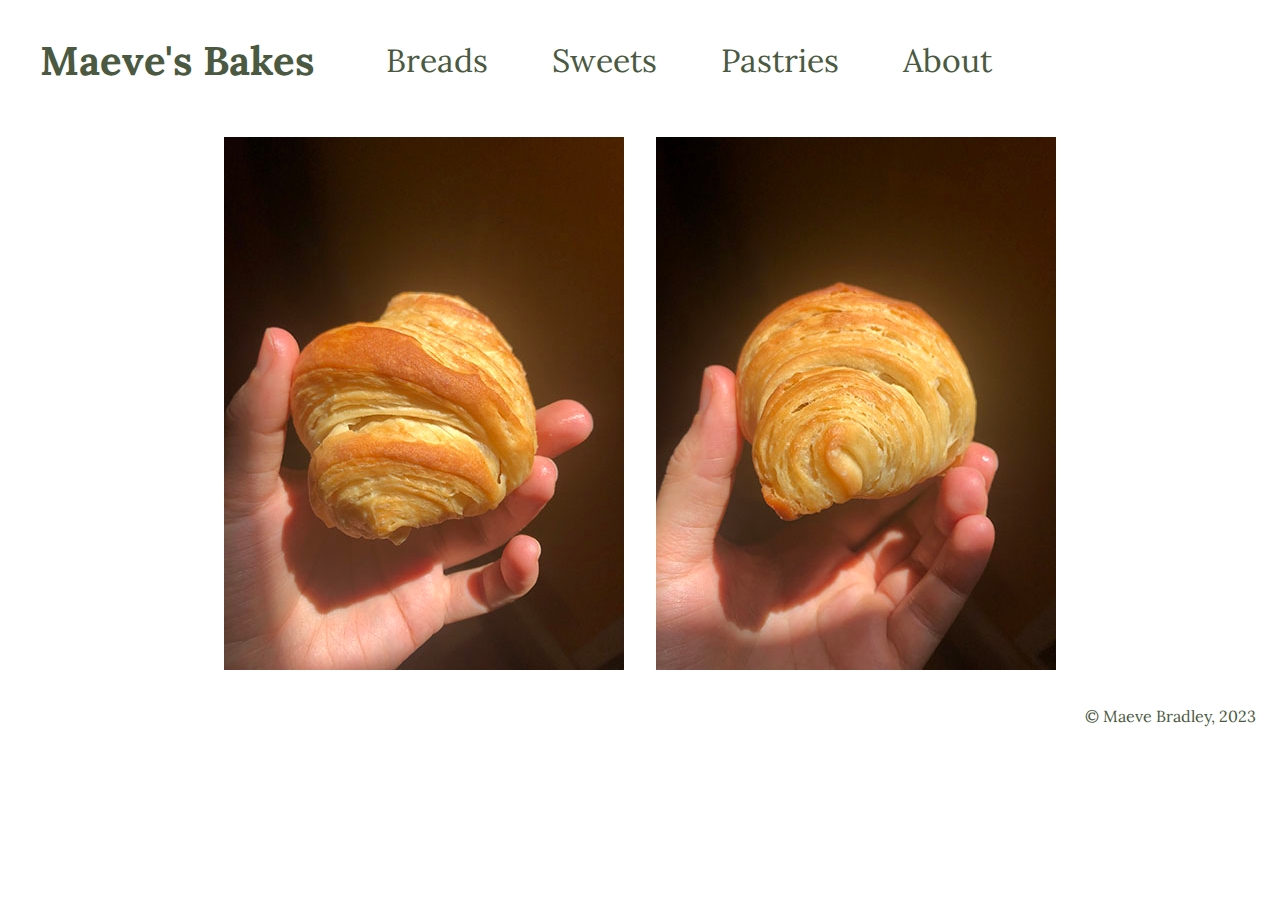
<file: index.html>
<!DOCTYPE html>
<html lang="en-US">
<head>
<meta charset="utf-8">
<meta name="viewport" content="width=device-width, initial-scale=1.0">
<link rel="stylesheet" type="text/css" href="style.css">	
<link rel="preconnect" href="https://fonts.googleapis.com">
<link rel="preconnect" href="https://fonts.gstatic.com" crossorigin>
<link href="https://fonts.googleapis.com/css2?family=Lora:wght@400;700&display=swap" rel="stylesheet">
<title>Maeve's Bakes</title>
</head>

<body>

<header>
<h1>Maeve's Bakes</h1>
<nav class="menu">
<ul>

<li>
<div class="dropdown">
<span><a href="breads.html">Breads</a></span>
		<div class="dropdown-content">
			<a href="baguette.html">Baguette</a>
			<a href="bagels.html">Bagels</a>
		</div>
</div>
</li>

<li>
<div class="dropdown">
<span><a href="sweets.html">Sweets</a></span>
	<div class="dropdown-content">
		<a href="babkallah.html">Babkallah</a>
		<a href="cookies.html">Cookies</a>
	</div>
</div>
</li>

<li>
<div class="dropdown">
<span><a href="pastries.html">Pastries</a></span>
	<div class="dropdown-content">
		<a href="croissants.html">Croissants</a>
		<a href="galettes.html">Galette</a>
	</div>
</div>
</li>

<li>
<a href="about.html">About</a>
</li>

</ul>
</nav>
</header>

<div class="croissantsindex">
<figure class="indeximages">
	<img src="images/croissant.jpeg" alt="hand holding croissant">
</figure>
<figure class="indeximages">
  <img src="images/croissant2.jpeg" alt="hand holding croissant">
</figure>
</div>

<footer>© Maeve Bradley, 2023</footer>
</body>

</html>
</file>
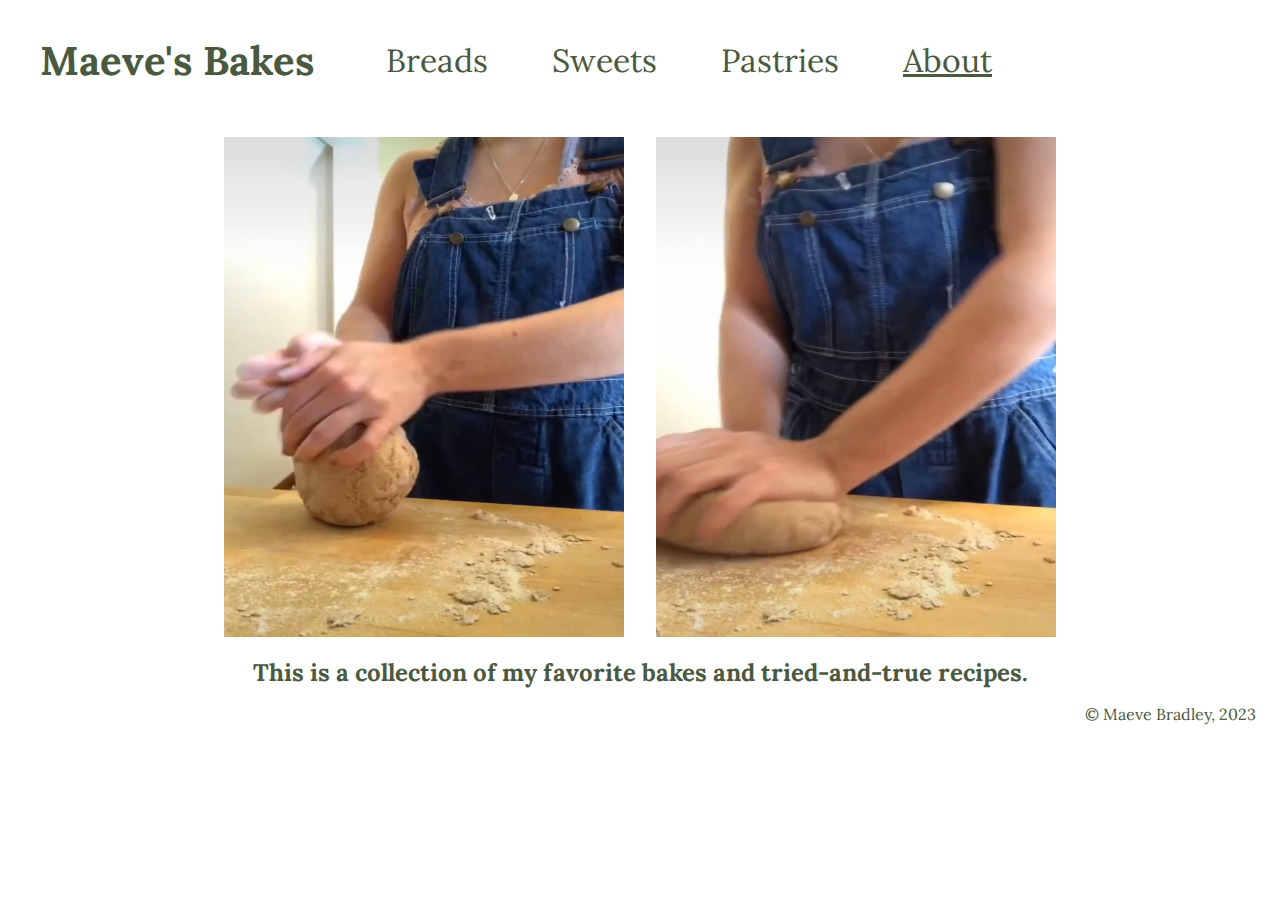
<file: about.html>
<!DOCTYPE html>
<html lang="en-US">
<head>
<meta charset="utf-8">
<meta name="viewport" content="width=device-width, initial-scale=1.0">
<link rel="stylesheet" type="text/css" href="style.css">
<link rel="preconnect" href="https://fonts.googleapis.com">
<link rel="preconnect" href="https://fonts.gstatic.com" crossorigin>
<link href="https://fonts.googleapis.com/css2?family=Lora:wght@400;700&display=swap" rel="stylesheet">
<title>About</title>
</head>

<body>
<header>
<h1><a href="index.html">Maeve's Bakes</a></h1>
<nav class="menu">
<ul>

<li>
<div class="dropdown">
<span><a href="breads.html">Breads</a></span>
	<div class="dropdown-content">
		<a href="baguette.html">Baguette</a>
		<a href="bagels.html">Bagels</a>
	</div>
</div>
</li>

<li>
<div class="dropdown">
<span><a href="sweets.html">Sweets</a></span>
	<div class="dropdown-content">
		<a href="babkallah.html">Babkallah</a>
		<a href="cookies.html">Cookies</a>
	</div>
</div>
</li>

<li>
<div class="dropdown">
<span><a href="pastries.html">Pastries</a></span>
	<div class="dropdown-content">
		<a href="croissants.html">Croissants</a>
		<a href="galettes.html">Galette</a>
	</div>
</div>
</li>

<li>
<div class="aboutmenu">
<a href="about.html">About</a>
</div>
</li>

</ul>
</nav>
</header>

<div class="aboutimages">
<figure class="aboutimage1">
<img src="images/about01.jpg" alt="hands kneading dough" width="400" height="500">
</figure>
<figure class="aboutimage1">
<img src="images/about02.jpg" alt="hands kneading dough" width="400" height="500">
</figure>
</div>

<h4 id="abouttext">This is a collection of my favorite bakes and tried-and-true recipes.</h4>

<footer>© Maeve Bradley, 2023</footer>
</body>
</html>
</file>
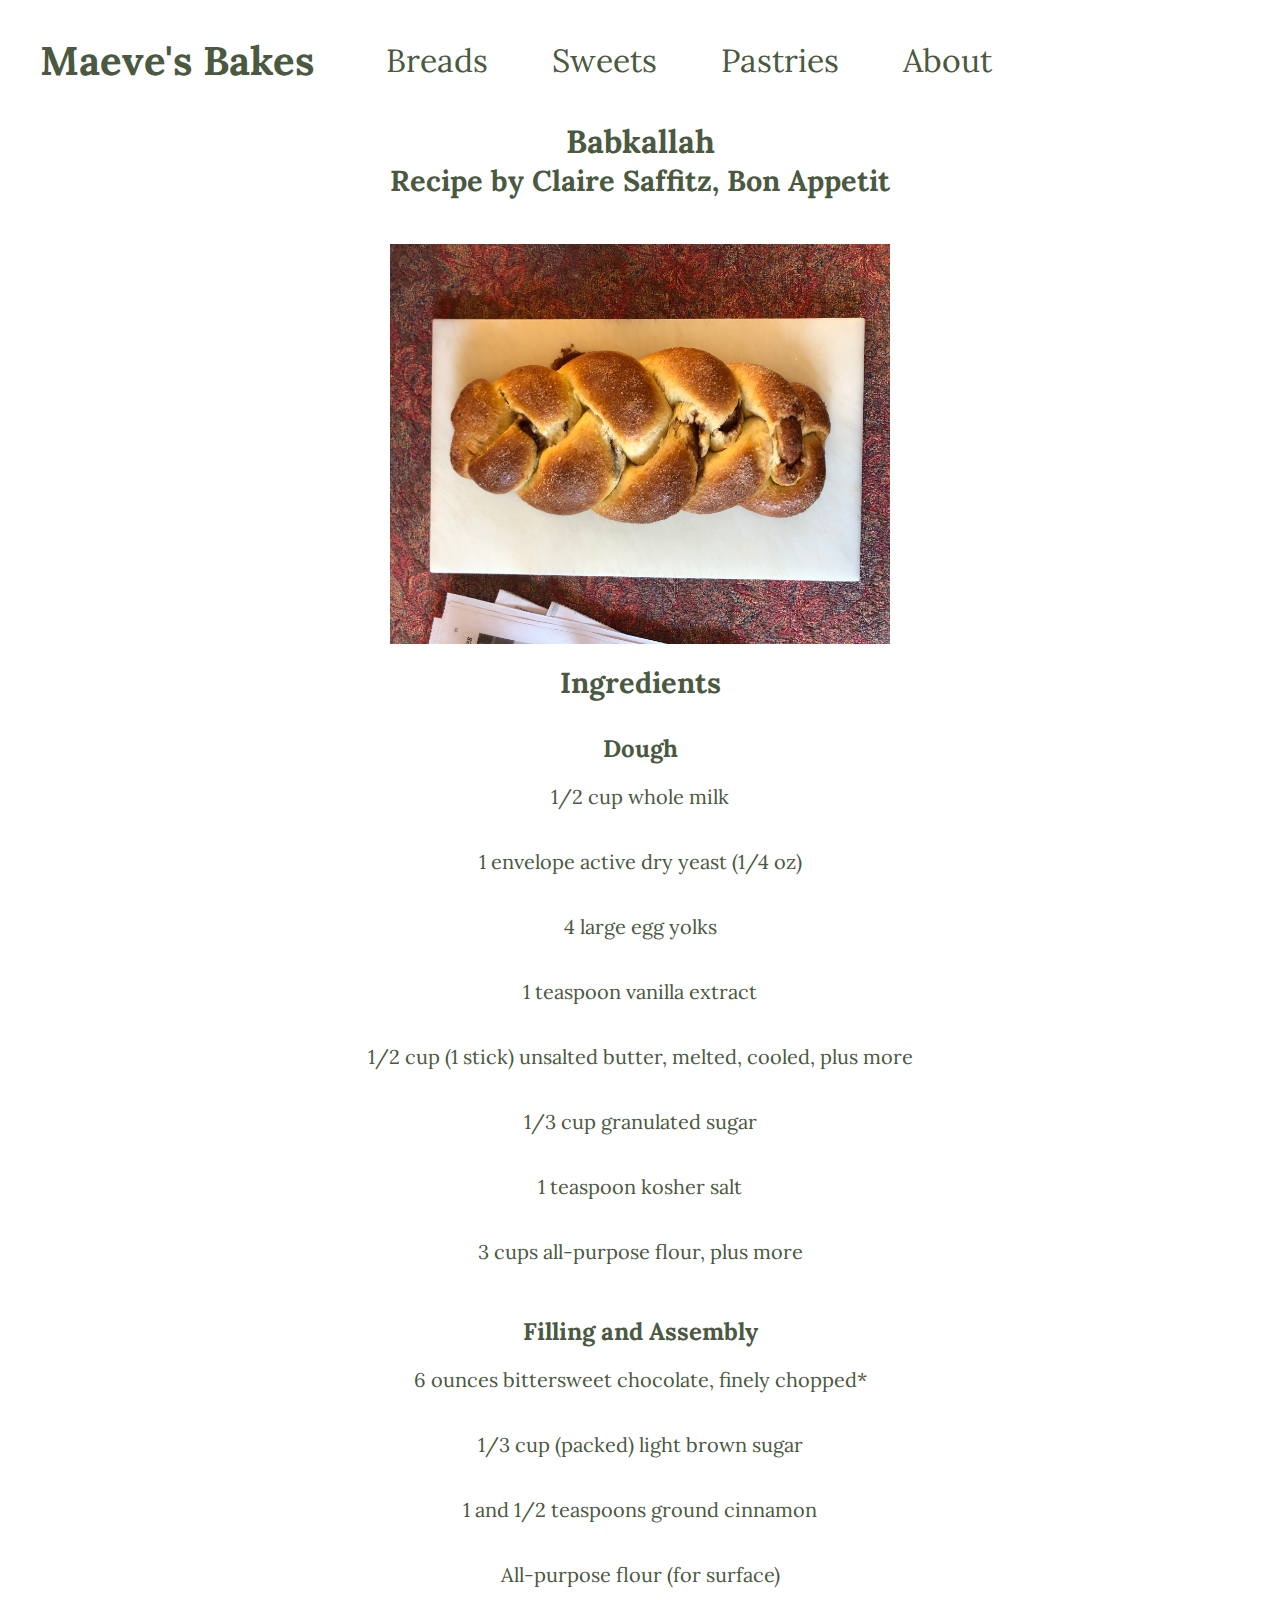
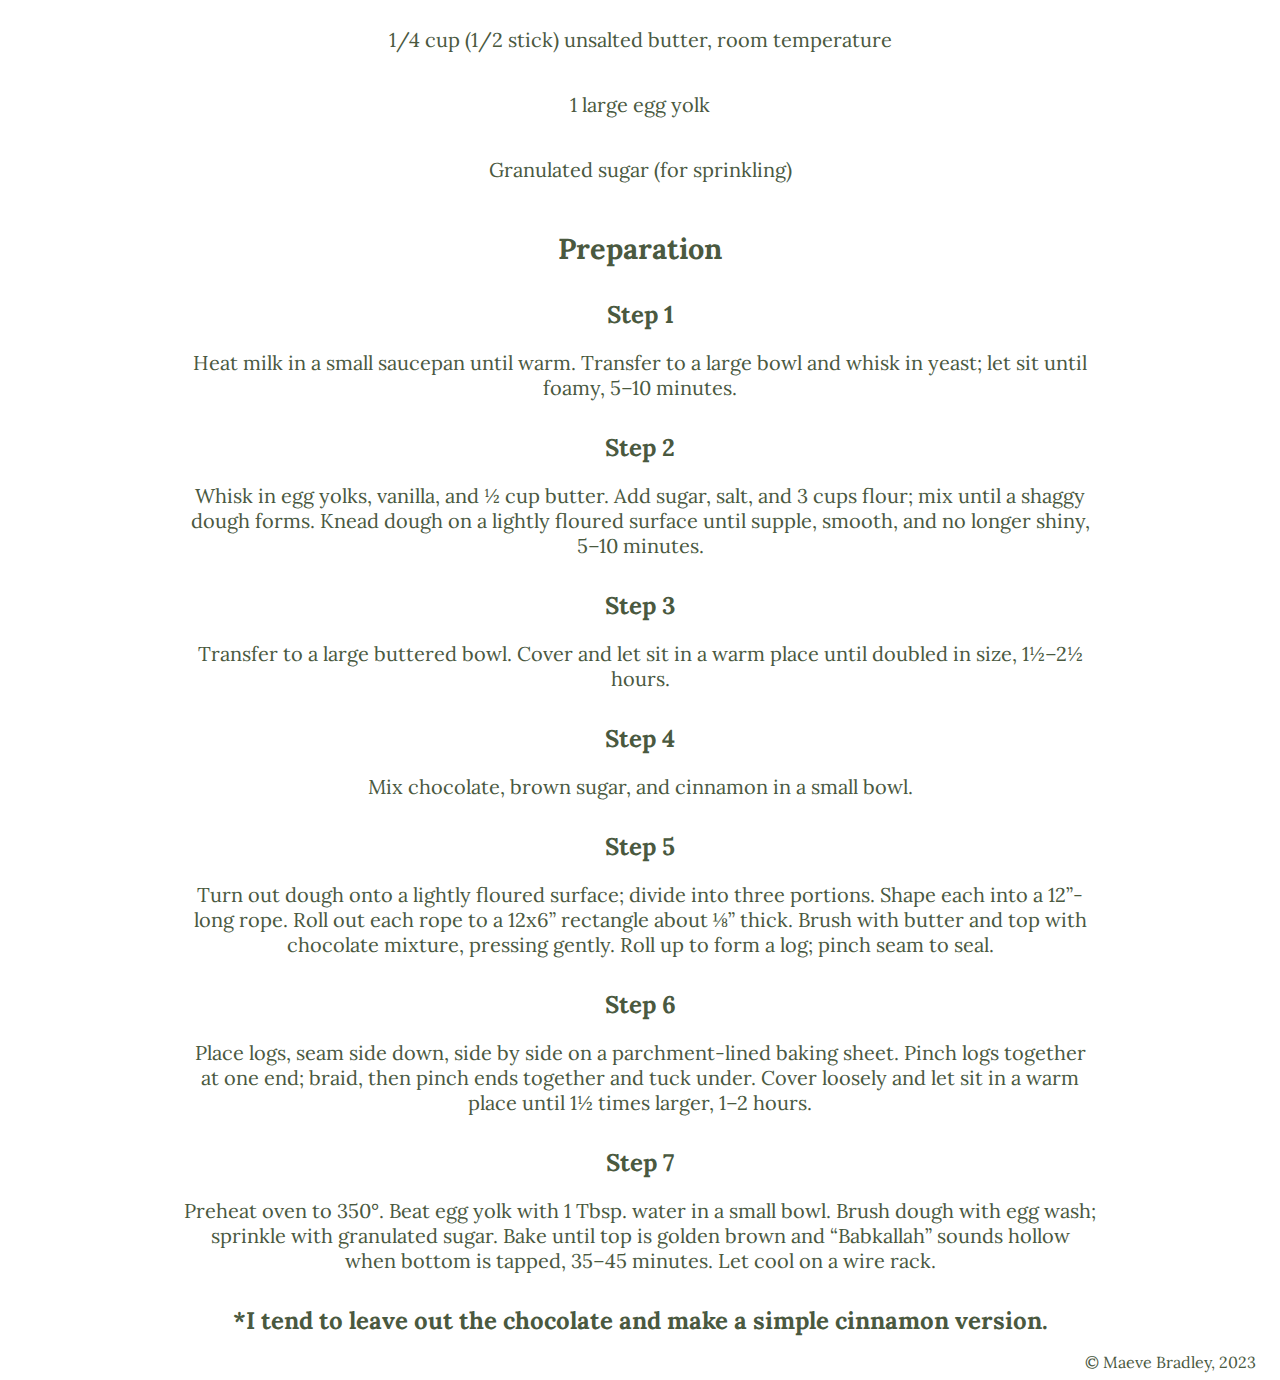
<file: babkallah.html>
<!DOCTYPE html>
<html lang="en-US">
<head>
<meta charset="utf-8">
<meta name="viewport" content="width=device-width, initial-scale=1.0">
<link rel="stylesheet" type="text/css" href="style.css">	
<link rel="preconnect" href="https://fonts.googleapis.com">
<link rel="preconnect" href="https://fonts.gstatic.com" crossorigin>
<link href="https://fonts.googleapis.com/css2?family=Lora:wght@400;700&display=swap" rel="stylesheet">
<title>Babkallah</title>
</head>

<body>
<header>
<h1><a href="index.html">Maeve's Bakes</a></h1>
<nav class="menu">
<ul>

<li>
<div class="dropdown">
<span><a href="breads.html">Breads</a></span>
	<div class="dropdown-content">
		<a href="baguette.html">Baguette</a>
		<a href="bagels.html">Bagels</a>
		</div>
</div>
</li>

<li>
<div class="dropdown">
<span><a href="sweets.html">Sweets</a></span>
	<div class="dropdown-content">
		<div class="babkallahmenu">
			<a href="babkallah.html">Babkallah</a>
		</div>
			<a href="cookies.html">Cookies</a>
	</div>
</div>
</li>

<li>
<div class="dropdown">
<span><a href="pastries.html">Pastries</a></span>
	<div class="dropdown-content">
		<a href="croissants.html">Croissants</a>
		<a href="galettes.html">Galette</a>
	</div>
</div>
</li>

<li>
<a href="about.html">About</a>
</li>

</ul>
</nav>
</header>

<h2>Babkallah</h2>
<h3>Recipe by <a href="https://www.bonappetit.com/recipe/chocolate-cinnamon-babkallah-dough">Claire Saffitz, Bon Appetit</a></h3>

<div class="babkallahimage">
<figure class="babkallah">
  <img src="images/babkallah.jpg" alt="braided loaf of bread on cutting board with red tablecloth" width="500" height="400">
</figure>
</div>

<h3>Ingredients</h3>
<h4>Dough</h4>
<div>
<ul class="babkallahdoughingredients">
<li class="babkallahdough">1/2 cup whole milk</li>
<li class="babkallahdough">1 envelope active dry yeast (1/4 oz)</li>
<li class="babkallahdough">4 large egg yolks</li>
<li class="babkallahdough">1 teaspoon vanilla extract</li>
<li class="babkallahdough">1/2 cup (1 stick) unsalted butter, melted, cooled, plus more</li>
<li class="babkallahdough">1/3 cup granulated sugar</li>
<li class="babkallahdough">1 teaspoon kosher salt</li>
<li class="babkallahdough">3 cups all-purpose flour, plus more</li>
</ul>
</div>
<h4>Filling and Assembly</h4>
<div>
<ul class="babkallahfillingassemblyingredients">
<li class="babkallahfillingassembly">6 ounces bittersweet chocolate, finely chopped*</li>
<li class="babkallahfillingassembly">1/3 cup (packed) light brown sugar</li>
<li class="babkallahfillingassembly">1 and 1/2 teaspoons ground cinnamon</li>
<li class="babkallahfillingassembly">All-purpose flour (for surface)</li>
<li class="babkallahfillingassembly">1/4 cup (1/2 stick) unsalted butter, room temperature</li>
<li class="babkallahfillingassembly">1 large egg yolk</li>
<li class="babkallahfillingassembly">Granulated sugar (for sprinkling)</li>
</ul>
</div>
<h3 id="babkallahprep">Preparation</h3>
<h4>Step 1</h4>
<p>Heat milk in a small saucepan until warm. Transfer to a large bowl and whisk in yeast; let sit until foamy, 5–10 minutes.</p>
<h4>Step 2</h4>
<p>Whisk in egg yolks, vanilla, and ½ cup butter. Add sugar, salt, and 3 cups flour; mix until a shaggy dough forms. Knead dough on a lightly floured surface until supple, smooth, and no longer shiny, 5–10 minutes.</p>
<h4>Step 3</h4>
<p>Transfer to a large buttered bowl. Cover and let sit in a warm place until doubled in size, 1½–2½ hours.</p>
<h4>Step 4</h4>
<p>Mix chocolate, brown sugar, and cinnamon in a small bowl.</p>
<h4>Step 5</h4>
<p>Turn out dough onto a lightly floured surface; divide into three portions. Shape each into a 12”-long rope. Roll out each rope to a 12x6” rectangle about ⅛” thick. Brush with butter and top with chocolate mixture, pressing gently. Roll up to form a log; pinch seam to seal.</p>
<h4>Step 6</h4>
<p>Place logs, seam side down, side by side on a parchment-lined baking sheet. Pinch logs together at one end; braid, then pinch ends together and tuck under. Cover loosely and let sit in a warm place until 1½ times larger, 1–2 hours.</p>
<h4>Step 7</h4>
<p>Preheat oven to 350°. Beat egg yolk with 1 Tbsp. water in a small bowl. Brush dough with egg wash; sprinkle with granulated sugar. Bake until top is golden brown and “Babkallah” sounds hollow when bottom is tapped, 35–45 minutes. Let cool on a wire rack.</p>
<h4>*I tend to leave out the chocolate and make a simple cinnamon version.</h4>

<footer>© Maeve Bradley, 2023</footer>
</body>


</html>
</file>
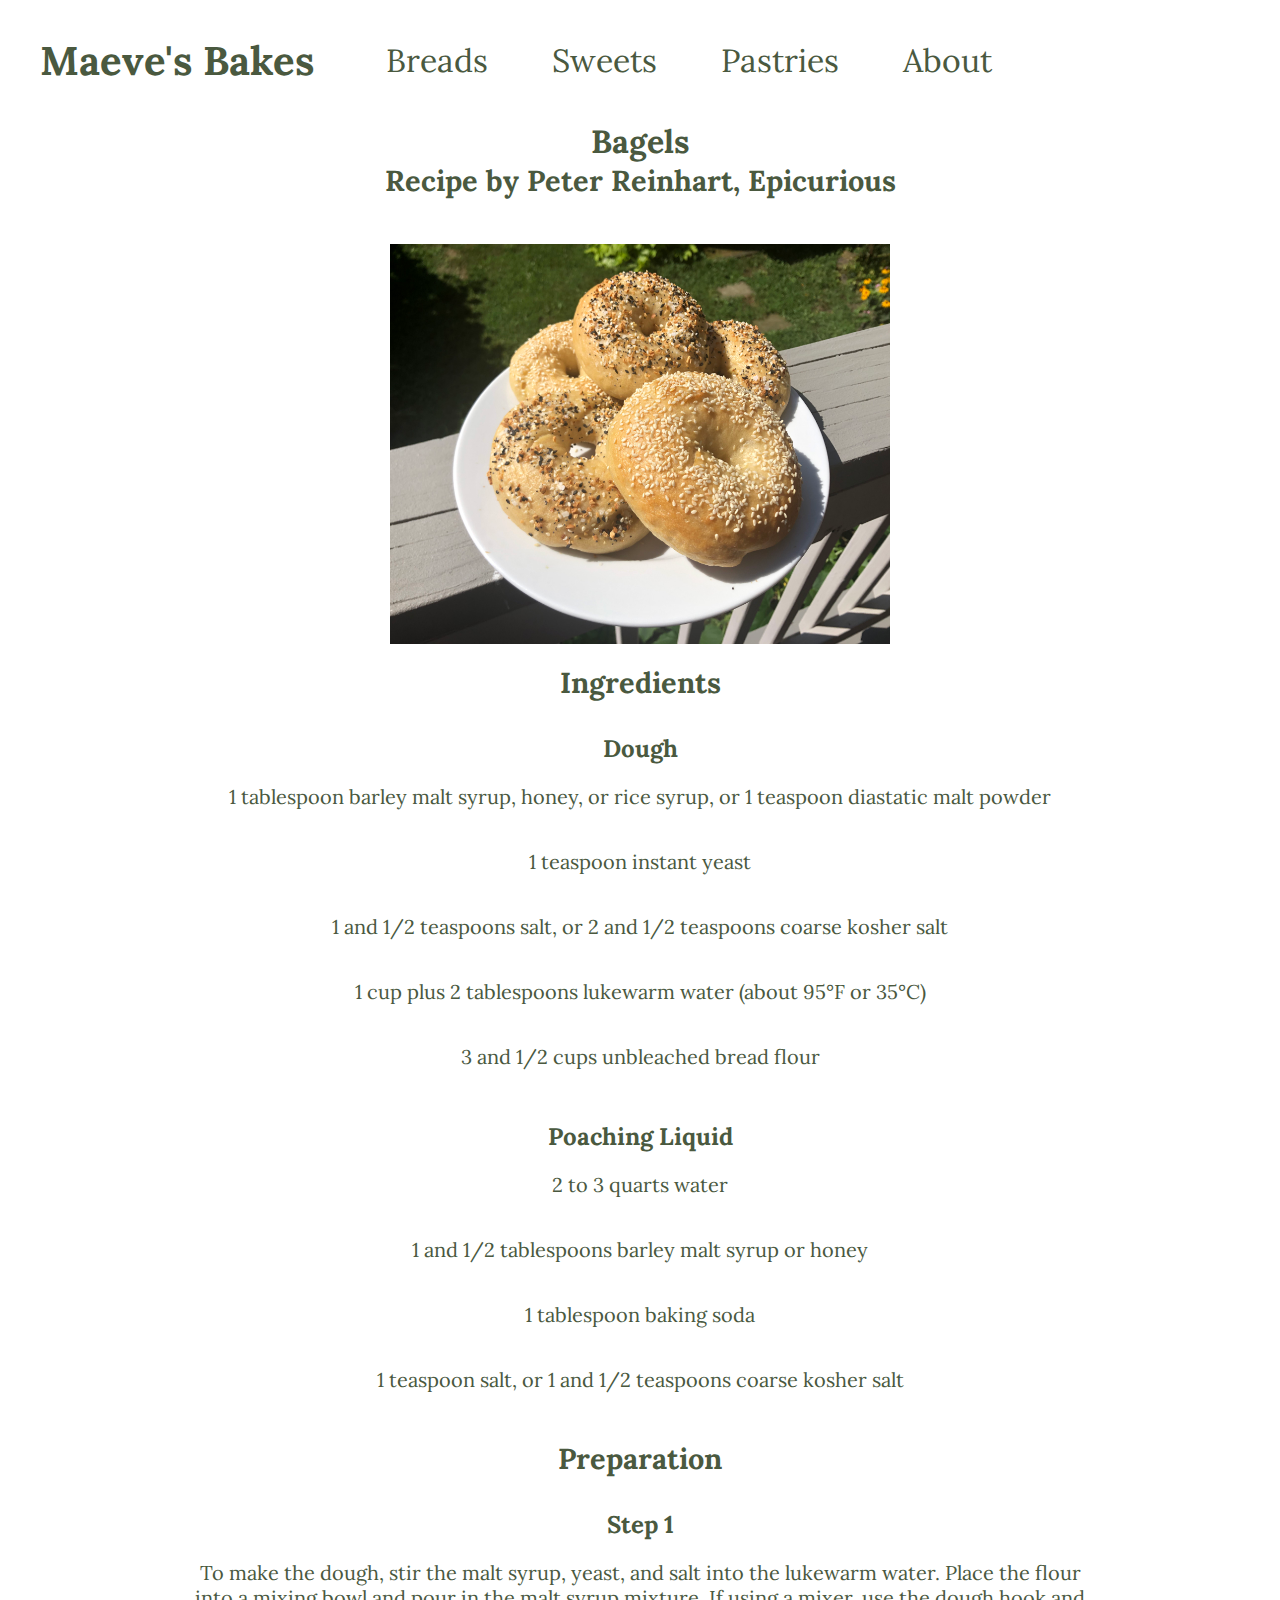
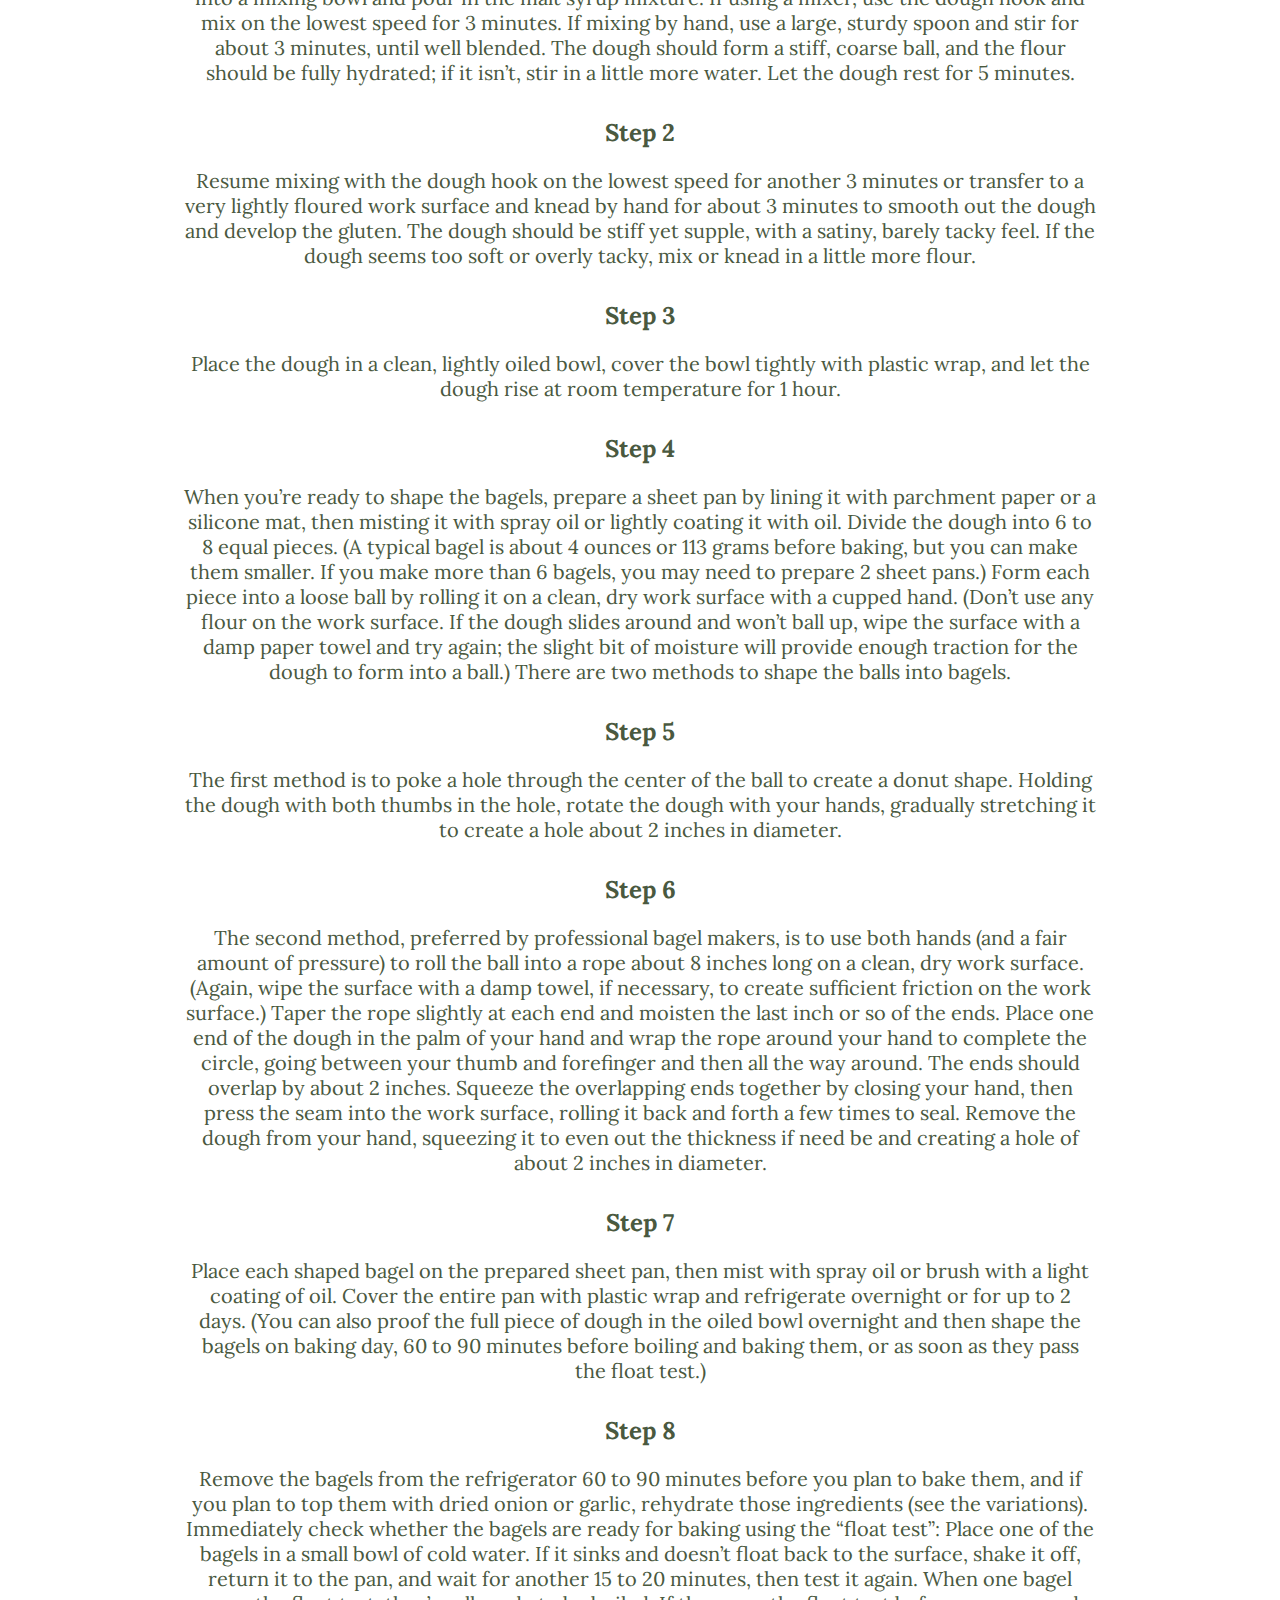
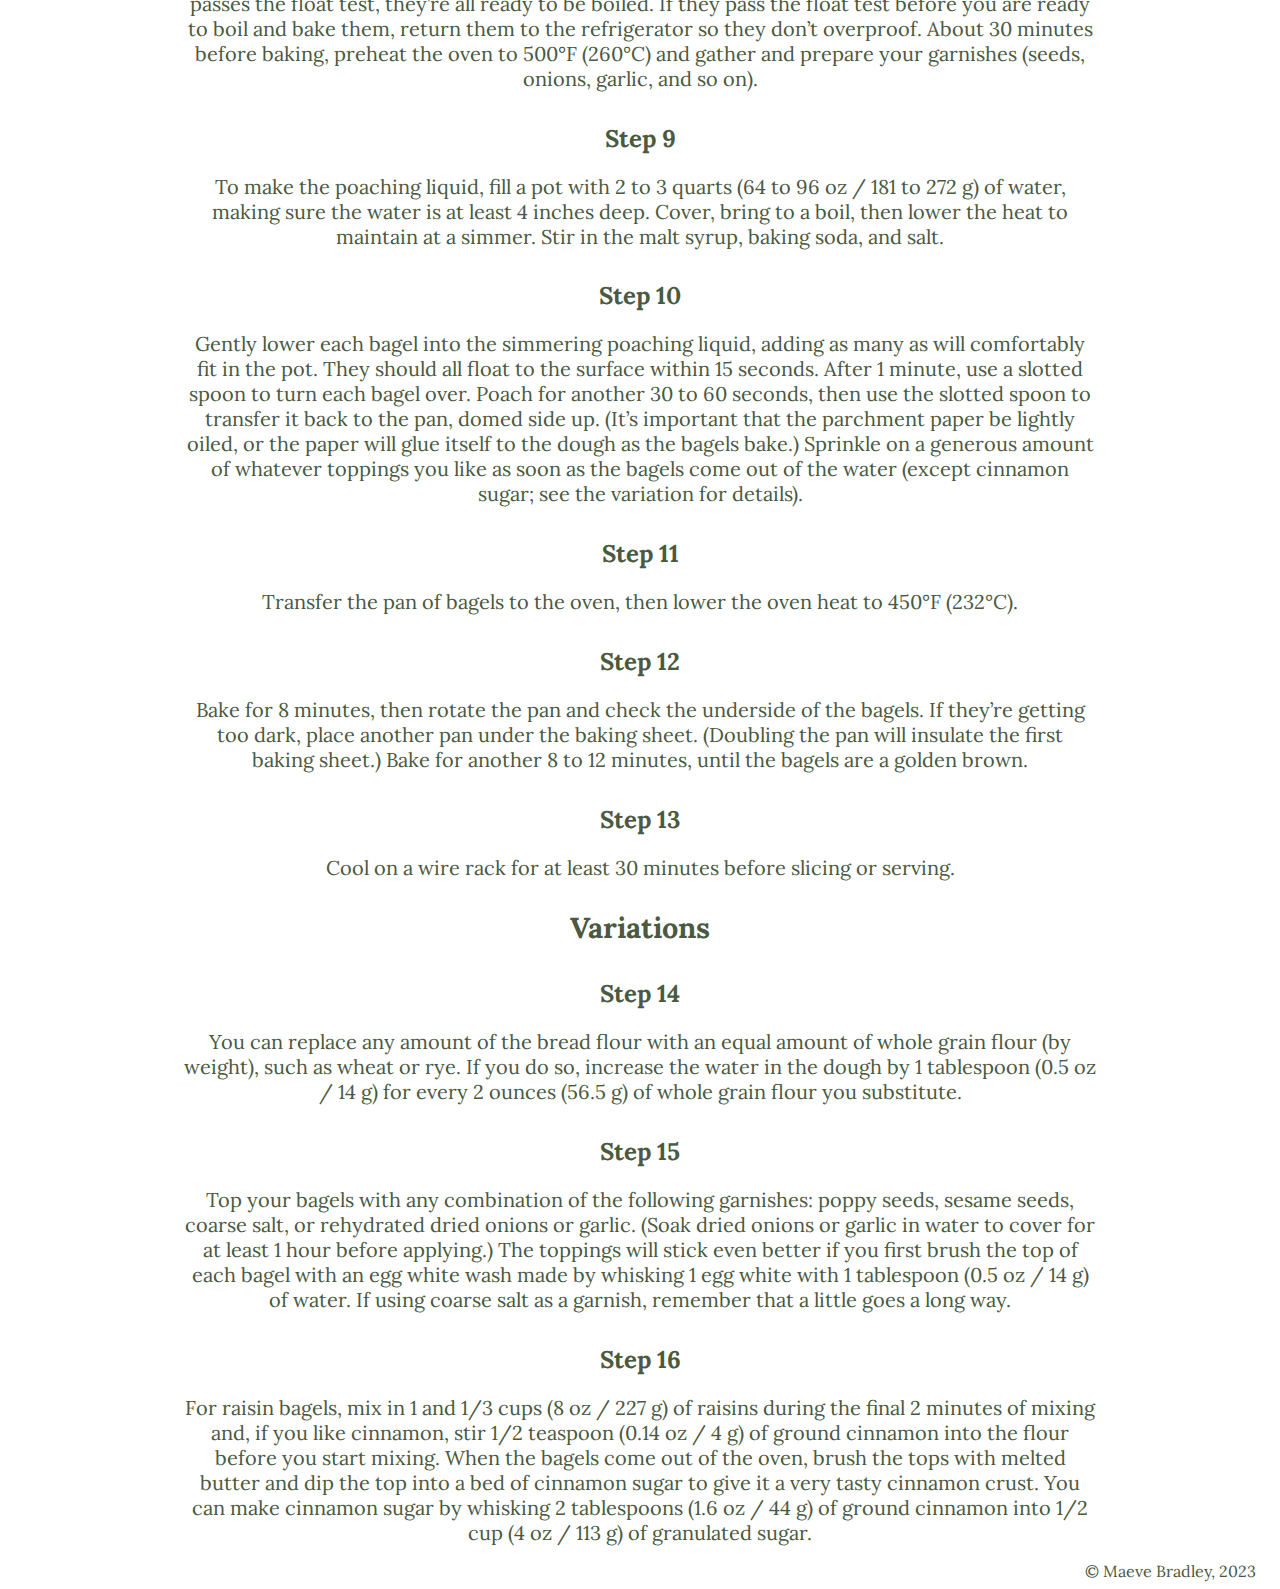
<file: bagels.html>
<!DOCTYPE html>
<html lang="en-US">
<head>
<meta charset="utf-8">
<meta name="viewport" content="width=device-width, initial-scale=1.0">
<link rel="stylesheet" type="text/css" href="style.css">	
<link rel="preconnect" href="https://fonts.googleapis.com">
<link rel="preconnect" href="https://fonts.gstatic.com" crossorigin>
<link href="https://fonts.googleapis.com/css2?family=Lora:wght@400;700&display=swap" rel="stylesheet">
<title>Bagels</title>
</head>

<body>
<header>
<h1><a href="index.html">Maeve's Bakes</a></h1>
<nav class="menu">
<ul>

<li>
<div class="dropdown">
<span><a href="breads.html">Breads</a></span>
		<div class="dropdown-content">
		<a href="baguette.html">Baguette</a>
		<div class="bagelsmenu">
		<a href="bagels.html">Bagels</a>
		</div>
		</div>
</div>
</li>

<li>
<div class="dropdown">
<span><a href="sweets.html">Sweets</a></span>
	<div class="dropdown-content">
		<a href="babkallah.html">Babkallah</a>
		<a href="cookies.html">Cookies</a>
	</div>
</div>
</li>

<li>
<div class="dropdown">
<span><a href="pastries.html">Pastries</a></span>
	<div class="dropdown-content">
		<a href="croissants.html">Croissants</a>
		<a href="galettes.html">Galette</a>
	</div>
</div>
</li>

<li>
<a href="about.html">About</a>
</li>
</ul>
</nav>
</header>

<h2>Bagels</h2>
<h3>Recipe by <a href="https://www.epicurious.com/recipes/food/views/bagels-366757">Peter Reinhart, Epicurious</a></h3>

<div class="bagelsimage">
<figure class="bagels">
  <img src="images/bagelsmenu.jpg" alt="5 bagels arranged on a plate" width="500" height="400">
</figure>
</div>

<h3>Ingredients</h3>
<h4>Dough</h4>
<div>
<ul class="bageldoughingredients">
<li class="bageldough">1 tablespoon barley malt syrup, honey, or rice syrup, or 1 teaspoon diastatic malt powder</li>
<li class="bageldough">1 teaspoon instant yeast</li>
<li class="bageldough">1 and 1/2 teaspoons salt, or 2 and 1/2 teaspoons coarse kosher salt</li>
<li class="bageldough">1 cup plus 2 tablespoons lukewarm water (about 95°F or 35°C)</li>
<li class="bageldough">3 and 1/2 cups unbleached bread flour</li>
</ul>
</div>
<h4>Poaching Liquid</h4>
<div>
<ul class="bagelpoachingliquid">
<li class="poachingliquid">2 to 3 quarts water</li>
<li class="poachingliquid">1 and 1/2 tablespoons barley malt syrup or honey</li>
<li class="poachingliquid">1 tablespoon baking soda</li>
<li class="poachingliquid">1 teaspoon salt, or 1 and 1/2 teaspoons coarse kosher salt</li>
</ul>
</div>
<h3 id="bagelprep">Preparation</h3>
<h4>Step 1</h4>
<p>To make the dough, stir the malt syrup, yeast, and salt into the lukewarm water. Place the flour into a mixing bowl and pour in the malt syrup mixture. If using a mixer, use the dough hook and mix on the lowest speed for 3 minutes. If mixing by hand, use a large, sturdy spoon and stir for about 3 minutes, until well blended. The dough should form a stiff, coarse ball, and the flour should be fully hydrated; if it isn’t, stir in a little more water. Let the dough rest for 5 minutes.</p>
<h4>Step 2</h4>
<p>Resume mixing with the dough hook on the lowest speed for another 3 minutes or transfer to a very lightly floured work surface and knead by hand for about 3 minutes to smooth out the dough and develop the gluten. The dough should be stiff yet supple, with a satiny, barely tacky feel. If the dough seems too soft or overly tacky, mix or knead in a little more flour.</p>
<h4>Step 3</h4>
<p>Place the dough in a clean, lightly oiled bowl, cover the bowl tightly with plastic wrap, and let the dough rise at room temperature for 1 hour.</p>
<h4>Step 4</h4>
<p>When you’re ready to shape the bagels, prepare a sheet pan by lining it with parchment paper or a silicone mat, then misting it with spray oil or lightly coating it with oil. Divide the dough into 6 to 8 equal pieces. (A typical bagel is about 4 ounces or 113 grams before baking, but you can make them smaller. If you make more than 6 bagels, you may need to prepare 2 sheet pans.) Form each piece into a loose ball by rolling it on a clean, dry work surface with a cupped hand. (Don’t use any flour on the work surface. If the dough slides around and won’t ball up, wipe the surface with a damp paper towel and try again; the slight bit of moisture will provide enough traction for the dough to form into a ball.) There are two methods to shape the balls into bagels.</p>
<h4>Step 5</h4>
<p>The first method is to poke a hole through the center of the ball to create a donut shape. Holding the dough with both thumbs in the hole, rotate the dough with your hands, gradually stretching it to create a hole about 2 inches in diameter.</p>
<h4>Step 6</h4>
<p>The second method, preferred by professional bagel makers, is to use both hands (and a fair amount of pressure) to roll the ball into a rope about 8 inches long on a clean, dry work surface. (Again, wipe the surface with a damp towel, if necessary, to create sufficient friction on the work surface.) Taper the rope slightly at each end and moisten the last inch or so of the ends. Place one end of the dough in the palm of your hand and wrap the rope around your hand to complete the circle, going between your thumb and forefinger and then all the way around. The ends should overlap by about 2 inches. Squeeze the overlapping ends together by closing your hand, then press the seam into the work surface, rolling it back and forth a few times to seal. Remove the dough from your hand, squeezing it to even out the thickness if need be and creating a hole of about 2 inches in diameter.</p>
<h4>Step 7</h4>
<p>Place each shaped bagel on the prepared sheet pan, then mist with spray oil or brush with a light coating of oil. Cover the entire pan with plastic wrap and refrigerate overnight or for up to 2 days. (You can also proof the full piece of dough in the oiled bowl overnight and then shape the bagels on baking day, 60 to 90 minutes before boiling and baking them, or as soon as they pass the float test.)</p>
<h4>Step 8</h4>
<p>Remove the bagels from the refrigerator 60 to 90 minutes before you plan to bake them, and if you plan to top them with dried onion or garlic, rehydrate those ingredients (see the variations). Immediately check whether the bagels are ready for baking using the “float test”: Place one of the bagels in a small bowl of cold water. If it sinks and doesn’t float back to the surface, shake it off, return it to the pan, and wait for another 15 to 20 minutes, then test it again. When one bagel passes the float test, they’re all ready to be boiled. If they pass the float test before you are ready to boil and bake them, return them to the refrigerator so they don’t overproof. About 30 minutes before baking, preheat the oven to 500°F (260°C) and gather and prepare your garnishes (seeds, onions, garlic, and so on).</p>
<h4>Step 9</h4>
<p>To make the poaching liquid, fill a pot with 2 to 3 quarts (64 to 96 oz / 181 to 272 g) of water, making sure the water is at least 4 inches deep. Cover, bring to a boil, then lower the heat to maintain at a simmer. Stir in the malt syrup, baking soda, and salt.</p>
<h4>Step 10</h4>
<p>Gently lower each bagel into the simmering poaching liquid, adding as many as will comfortably fit in the pot. They should all float to the surface within 15 seconds. After 1 minute, use a slotted spoon to turn each bagel over. Poach for another 30 to 60 seconds, then use the slotted spoon to transfer it back to the pan, domed side up. (It’s important that the parchment paper be lightly oiled, or the paper will glue itself to the dough as the bagels bake.) Sprinkle on a generous amount of whatever toppings you like as soon as the bagels come out of the water (except cinnamon sugar; see the variation for details).</p>
<h4>Step 11</h4>
<p>Transfer the pan of bagels to the oven, then lower the oven heat to 450°F (232°C).</p>
<h4>Step 12</h4>
<p>Bake for 8 minutes, then rotate the pan and check the underside of the bagels. If they’re getting too dark, place another pan under the baking sheet. (Doubling the pan will insulate the first baking sheet.) Bake for another 8 to 12 minutes, until the bagels are a golden brown.</p>
<h4>Step 13</h4>
<p>Cool on a wire rack for at least 30 minutes before slicing or serving.</p>
<h3 id="variations">Variations</h3>
<h4>Step 14</h4>
<p>You can replace any amount of the bread flour with an equal amount of whole grain flour (by weight), such as wheat or rye. If you do so, increase the water in the dough by 1 tablespoon (0.5 oz / 14 g) for every 2 ounces (56.5 g) of whole grain flour you substitute.</p>
<h4>Step 15</h4>
<p>Top your bagels with any combination of the following garnishes: poppy seeds, sesame seeds, coarse salt, or rehydrated dried onions or garlic. (Soak dried onions or garlic in water to cover for at least 1 hour before applying.) The toppings will stick even better if you first brush the top of each bagel with an egg white wash made by whisking 1 egg white with 1 tablespoon (0.5 oz / 14 g) of water. If using coarse salt as a garnish, remember that a little goes a long way.</p>
<h4>Step 16</h4>
<p>For raisin bagels, mix in 1 and 1/3 cups (8 oz / 227 g) of raisins during the final 2 minutes of mixing and, if you like cinnamon, stir 1/2 teaspoon (0.14 oz / 4 g) of ground cinnamon into the flour before you start mixing. When the bagels come out of the oven, brush the tops with melted butter and dip the top into a bed of cinnamon sugar to give it a very tasty cinnamon crust. You can make cinnamon sugar by whisking 2 tablespoons (1.6 oz / 44 g) of ground cinnamon into 1/2 cup (4 oz / 113 g) of granulated sugar.</p>

<footer>© Maeve Bradley, 2023</footer>
</body>
</html>
</file>
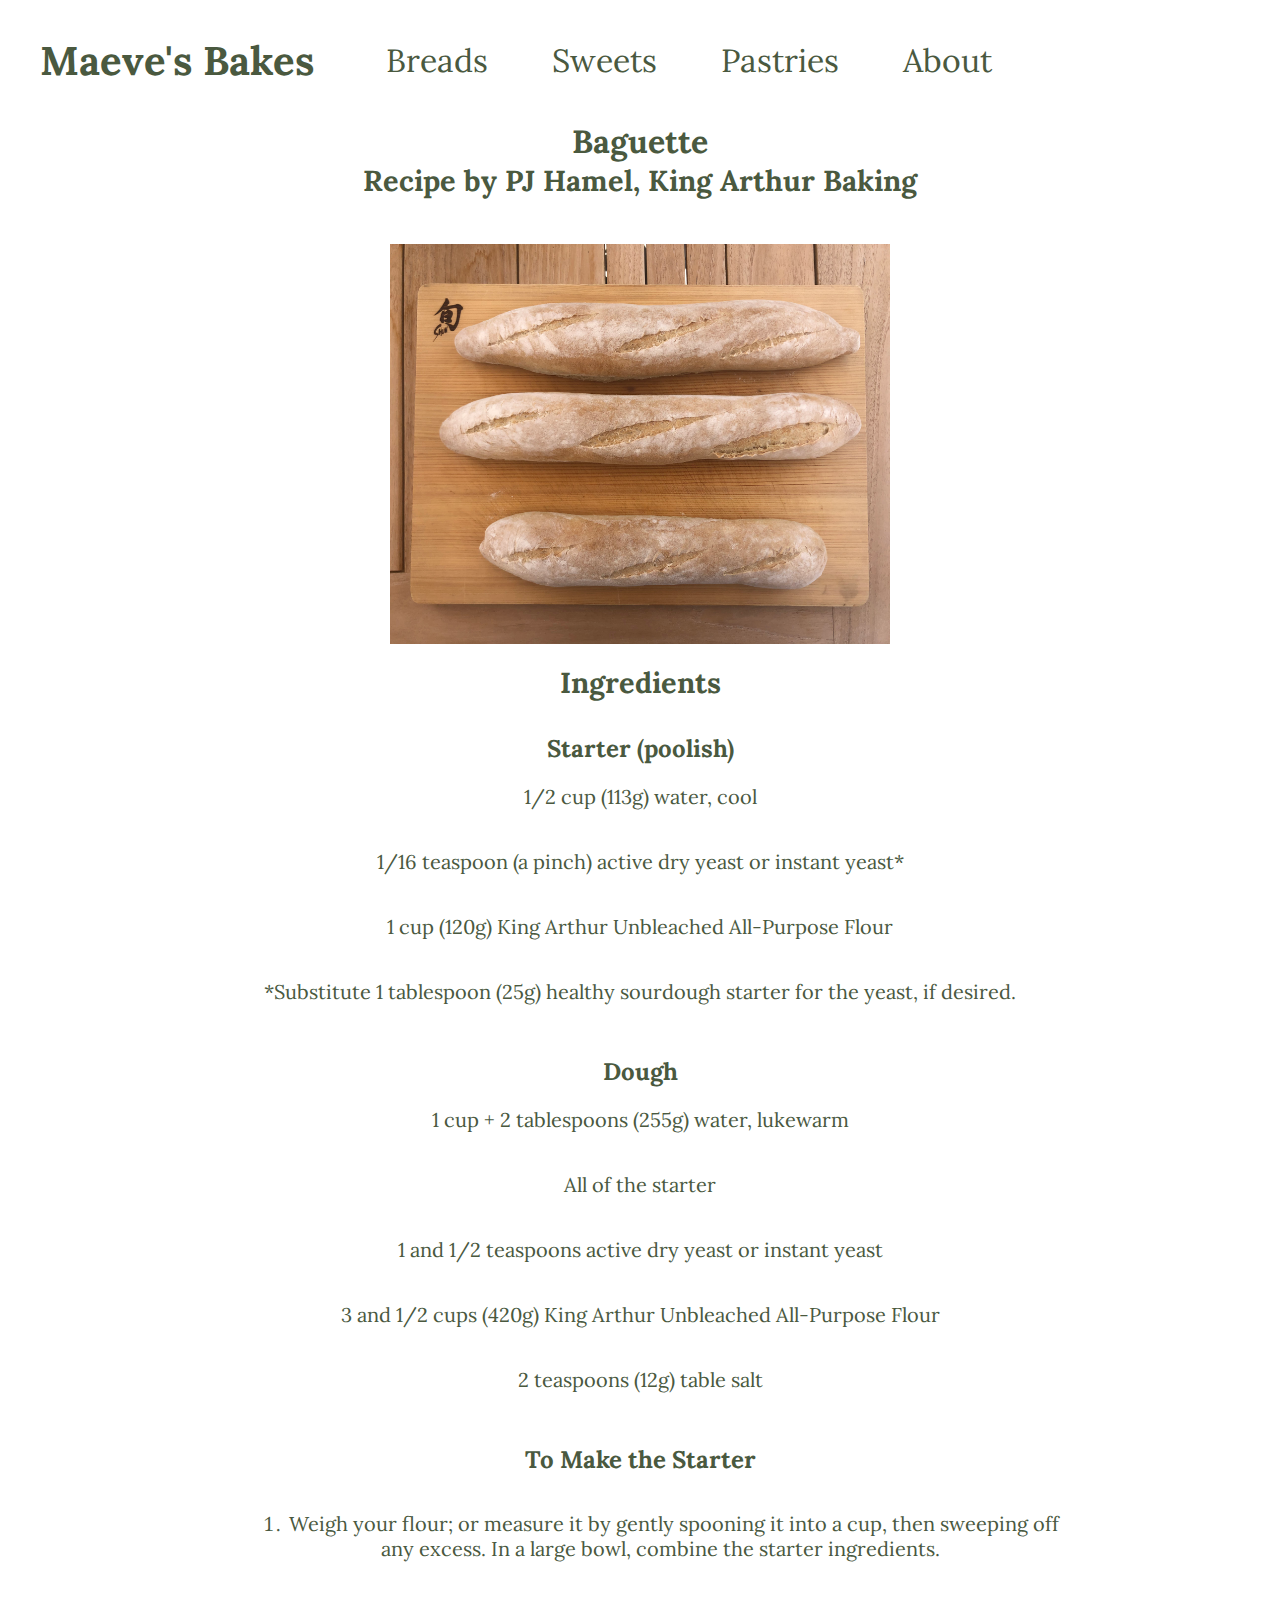
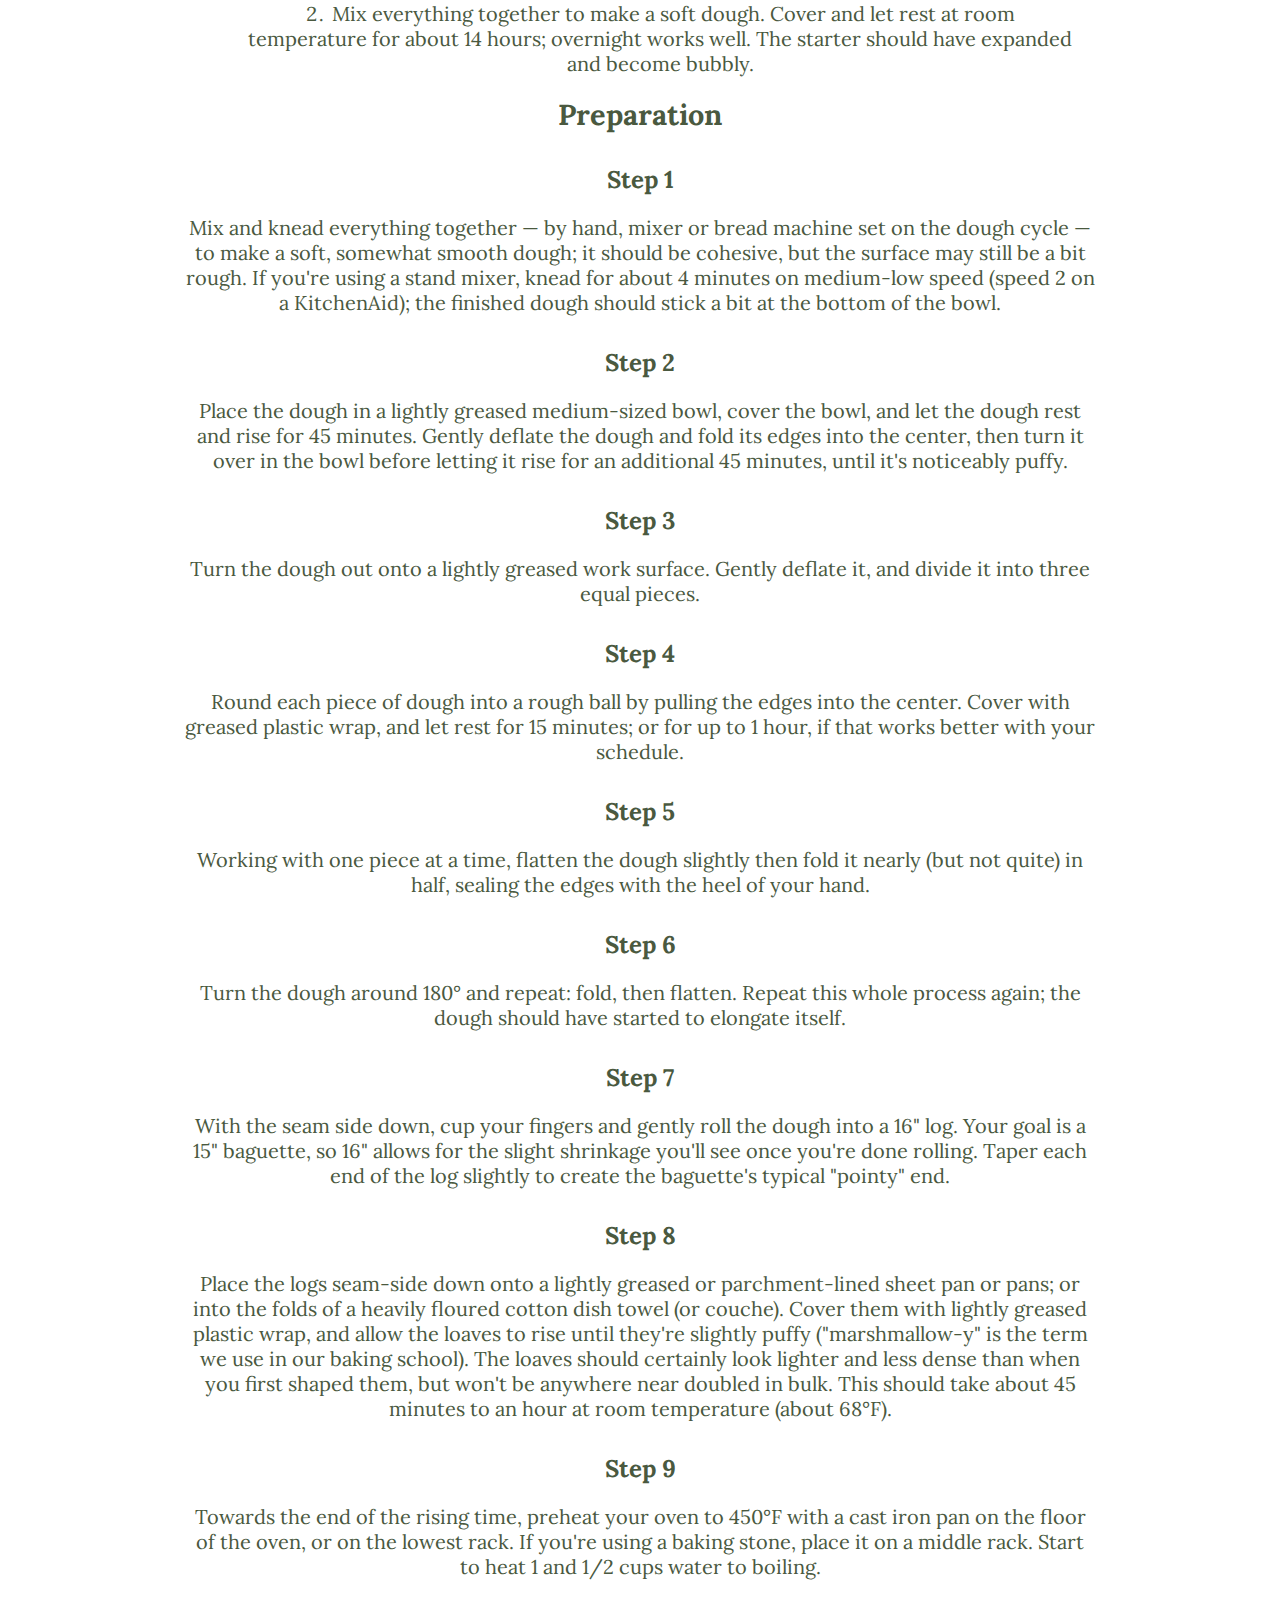
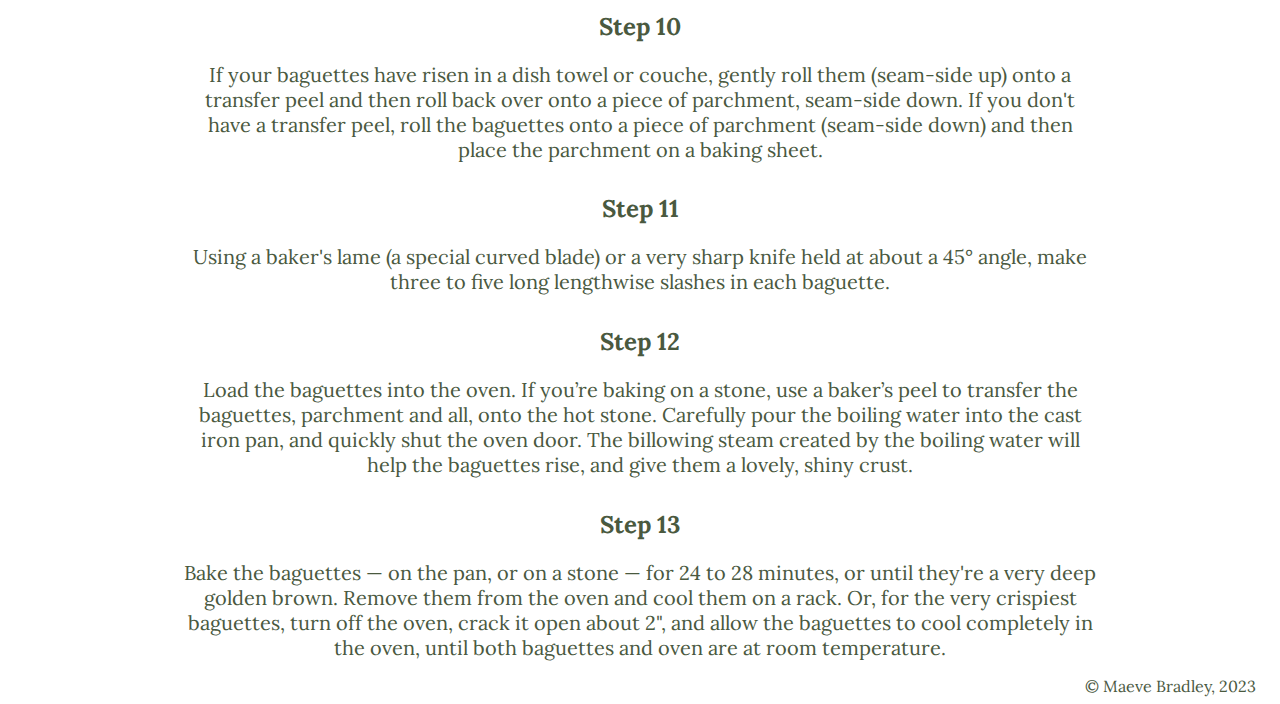
<file: baguette.html>
<!DOCTYPE html>
<html lang="en-US">
<head>
<meta charset="utf-8">
<meta name="viewport" content="width=device-width, initial-scale=1.0">
<link rel="stylesheet" type="text/css" href="style.css">	
<link rel="preconnect" href="https://fonts.googleapis.com">
<link rel="preconnect" href="https://fonts.gstatic.com" crossorigin>
<link href="https://fonts.googleapis.com/css2?family=Lora:wght@400;700&display=swap" rel="stylesheet">
<title>Baguette</title>
</head>

<body>
<header>
<h1><a href="index.html">Maeve's Bakes</a></h1>
<nav class="menu">

<ul>
<li>
<div class="dropdown">
<span><a href="breads.html">Breads</a></span>
		<div class="dropdown-content">
			<div class="baguettemenu">
			<a href="baguette.html">Baguette</a>
			</div>
			<a href="bagels.html">Bagels</a>
		</div>
</div>
</li>

<li>
<div class="dropdown">
<span><a href="sweets.html">Sweets</a></span>
	<div class="dropdown-content">
		<a href="babkallah.html">Babkallah</a>
		<a href="cookies.html">Cookies</a>
	</div>
</div>
</li>

<li>
<div class="dropdown">
<span><a href="pastries.html">Pastries</a></span>
	<div class="dropdown-content">
		<a href="croissants.html">Croissants</a>
		<a href="galettes.html">Galette</a>
	</div>
</div>
</li>

<li>
<a href="about.html">About</a>
</li>

</ul>
</nav>
</header>

<h2>Baguette</h2>
<h3>Recipe by <a href="https://www.kingarthurbaking.com/recipes/classic-baguettes-recipe">PJ Hamel, King Arthur Baking</a></h3>
<div class="baguetterecipeimage">
<figure class="baguetterecipe">
  <img src="images/baguettesrecipe.jpeg" alt="3 baguettes laying horizontally across a wooden cutting board" width="500" height="400">
</figure>
</div>

<h3>Ingredients</h3>
<h4>Starter (poolish)</h4>
<div>
<ul class="baguettestarteringredients">
<li class="baguettestarter">1/2 cup (113g) water, cool</li>
<li class="baguettestarter">1/16 teaspoon (a pinch) active dry yeast or instant yeast*</li>
<li class="baguettestarter">1 cup (120g) King Arthur Unbleached All-Purpose Flour</li>
<li class="baguettestarter">*Substitute 1 tablespoon (25g) healthy sourdough starter for the yeast, if desired.</li>
</ul>
</div>
<h4>Dough</h4>
<div>
<ul class="baguettedoughingredients">
<li class="baguettedough">1 cup + 2 tablespoons (255g) water, lukewarm</li>
<li class="baguettedough">All of the starter</li>
<li class="baguettedough">1 and 1/2 teaspoons active dry yeast or instant yeast</li>
<li class="baguettedough">3 and 1/2 cups (420g) King Arthur Unbleached All-Purpose Flour</li>
<li class="baguettedough">2 teaspoons (12g) table salt</li>
</ul>
</div>
<h4>To Make the Starter</h4>
<ol class="orderedlist">
<li class="orderedlistitems">Weigh your flour; or measure it by gently spooning it into a cup, then sweeping off any excess. In a large bowl, combine the starter ingredients.</li>
<li class="orderedlistitems">Mix everything together to make a soft dough. Cover and let rest at room temperature for about 14 hours; overnight works well. The starter should have expanded and become bubbly.</li>
</ol>

<h3 id="baguetteprep">Preparation</h3>
<h4>Step 1</h4>
<p>Mix and knead everything together — by hand, mixer or bread machine set on the dough cycle — to make a soft, somewhat smooth dough; it should be cohesive, but the surface may still be a bit rough. If you're using a stand mixer, knead for about 4 minutes on medium-low speed (speed 2 on a KitchenAid); the finished dough should stick a bit at the bottom of the bowl.</p>
<h4>Step 2</h4>
<p>Place the dough in a lightly greased medium-sized bowl, cover the bowl, and let the dough rest and rise for 45 minutes. Gently deflate the dough and fold its edges into the center, then turn it over in the bowl before letting it rise for an additional 45 minutes, until it's noticeably puffy.</p>
<h4>Step 3</h4>
<p>Turn the dough out onto a lightly greased work surface. Gently deflate it, and divide it into three equal pieces.</p>
<h4>Step 4</h4>
<p>Round each piece of dough into a rough ball by pulling the edges into the center. Cover with greased plastic wrap, and let rest for 15 minutes; or for up to 1 hour, if that works better with your schedule.</p>
<h4>Step 5</h4>
<p>Working with one piece at a time, flatten the dough slightly then fold it nearly (but not quite) in half, sealing the edges with the heel of your hand.</p>
<h4>Step 6</h4>
<p>Turn the dough around 180° and repeat: fold, then flatten. Repeat this whole process again; the dough should have started to elongate itself.</p>
<h4>Step 7</h4>
<p>With the seam side down, cup your fingers and gently roll the dough into a 16" log. Your goal is a 15" baguette, so 16" allows for the slight shrinkage you'll see once you're done rolling. Taper each end of the log slightly to create the baguette's typical "pointy" end.</p>
<h4>Step 8</h4>
<p>Place the logs seam-side down onto a lightly greased or parchment-lined sheet pan or pans; or into the folds of a heavily floured cotton dish towel (or couche). Cover them with lightly greased plastic wrap, and allow the loaves to rise until they're slightly puffy ("marshmallow-y" is the term we use in our baking school). The loaves should certainly look lighter and less dense than when you first shaped them, but won't be anywhere near doubled in bulk. This should take about 45 minutes to an hour at room temperature (about 68°F).</p>
<h4>Step 9</h4>
<p>Towards the end of the rising time, preheat your oven to 450°F with a cast iron pan on the floor of the oven, or on the lowest rack. If you're using a baking stone, place it on a middle rack. Start to heat 1 and 1/2 cups water to boiling.</p>
<h4>Step 10</h4>
<p>If your baguettes have risen in a dish towel or couche, gently roll them (seam-side up) onto a transfer peel and then roll back over onto a piece of parchment, seam-side down. If you don't have a transfer peel, roll the baguettes onto a piece of parchment (seam-side down) and then place the parchment on a baking sheet. </p>
<h4>Step 11</h4>
<p>Using a baker's lame (a special curved blade) or a very sharp knife held at about a 45° angle, make three to five long lengthwise slashes in each baguette.</p>
<h4>Step 12</h4>
<p>Load the baguettes into the oven. If you’re baking on a stone, use a baker’s peel to transfer the baguettes, parchment and all, onto the hot stone. Carefully pour the boiling water into the cast iron pan, and quickly shut the oven door. The billowing steam created by the boiling water will help the baguettes rise, and give them a lovely, shiny crust.</p>
<h4>Step 13</h4>
<p>Bake the baguettes — on the pan, or on a stone — for 24 to 28 minutes, or until they're a very deep golden brown. Remove them from the oven and cool them on a rack. Or, for the very crispiest baguettes, turn off the oven, crack it open about 2", and allow the baguettes to cool completely in the oven, until both baguettes and oven are at room temperature.</p>


<footer>© Maeve Bradley, 2023</footer>
</body>

</html>
</file>
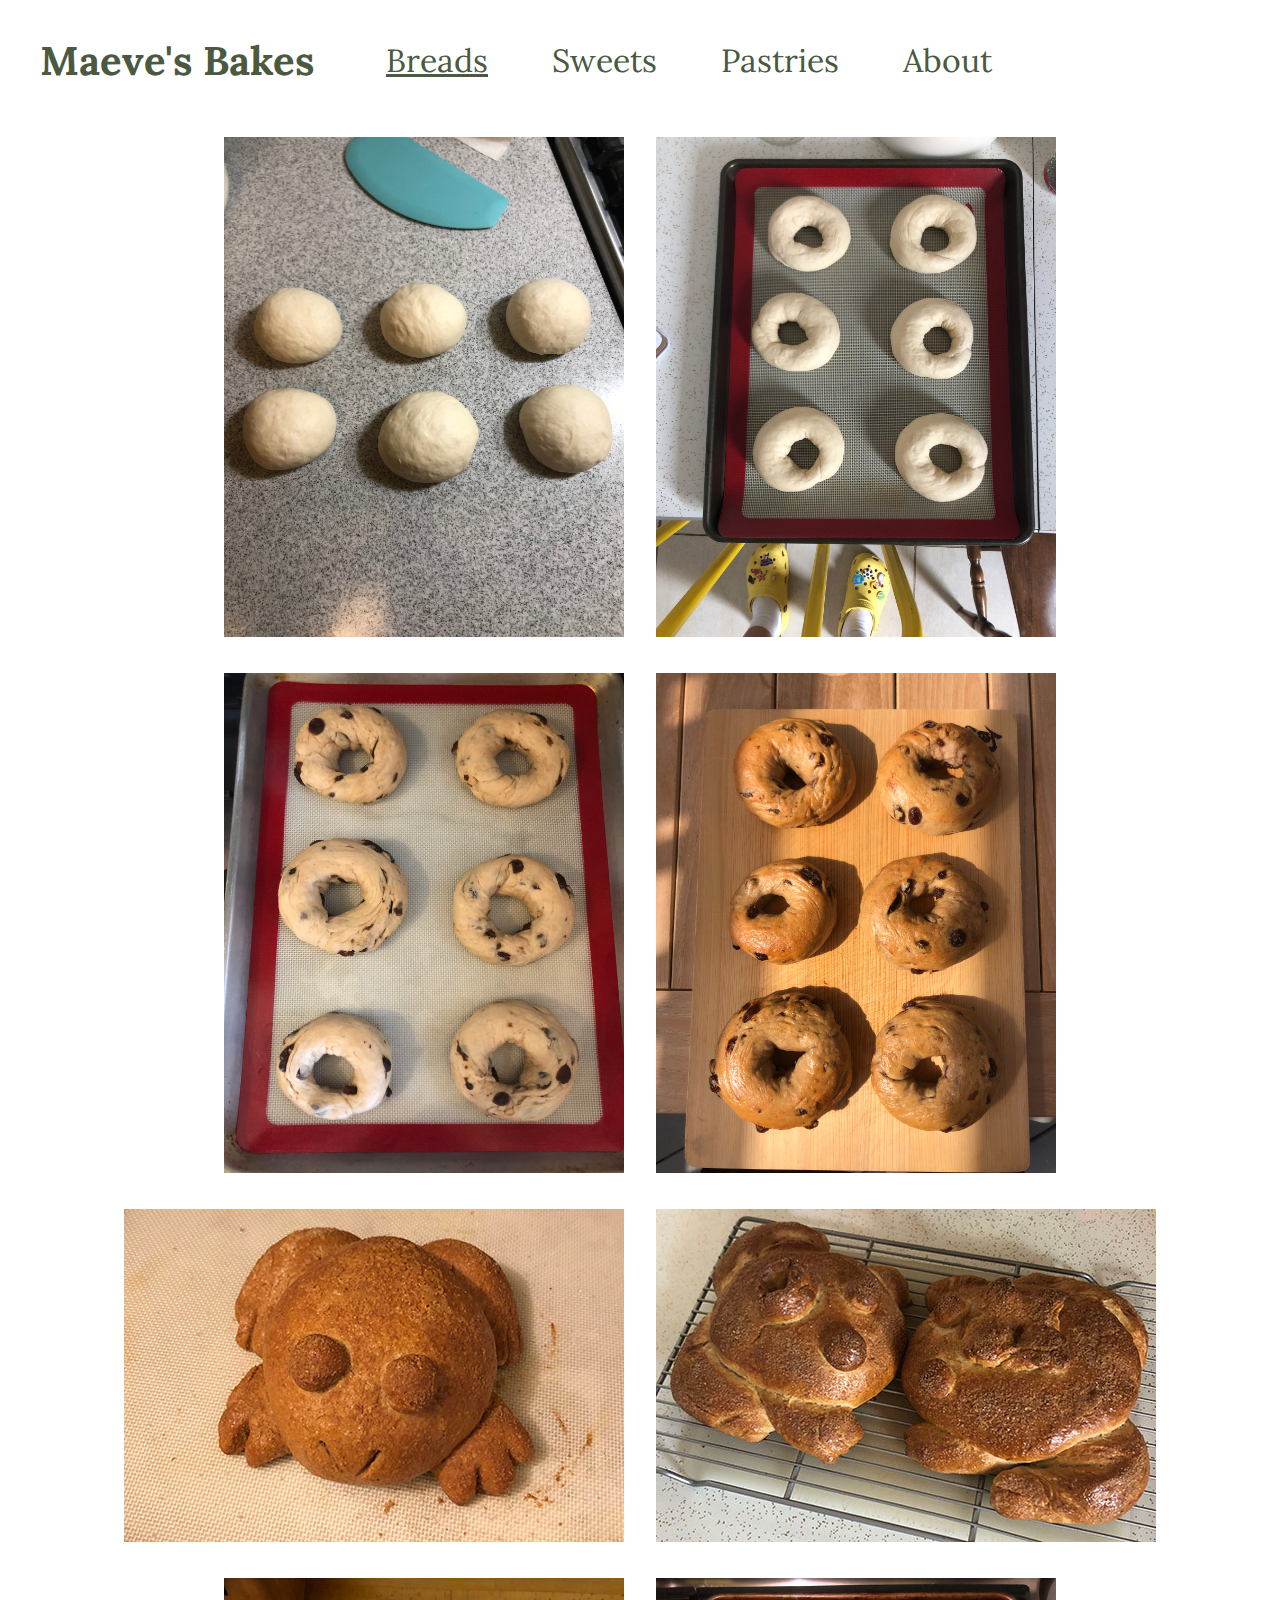
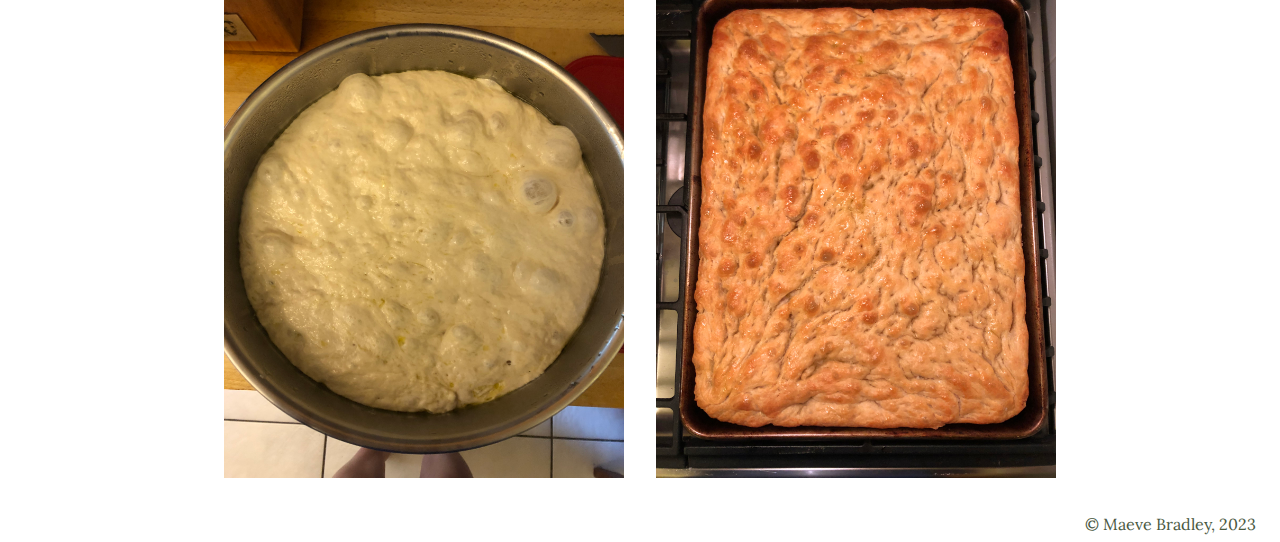
<file: breads.html>
<!DOCTYPE html>
<html lang="en-US">
<head>
<meta charset="utf-8">
<meta name="viewport" content="width=device-width, initial-scale=1.0">
<link rel="stylesheet" type="text/css" href="style.css">
<link rel="preconnect" href="https://fonts.googleapis.com">
<link rel="preconnect" href="https://fonts.gstatic.com" crossorigin>
<link href="https://fonts.googleapis.com/css2?family=Lora:wght@400;700&display=swap" rel="stylesheet">
<title>Breads</title>
</head>

<body>
<header>
<h1><a href="index.html">Maeve's Bakes</a></h1>
<nav class="menu">
<ul>
<li>
<div class="dropdown">
<div class="breadsmenu">
<span><a href="breads.html">Breads</a></span>
</div>
		<div class="dropdown-content">
			<a href="baguette.html">Baguette</a>
			<a href="bagels.html">Bagels</a>
		</div>
</div>
</li>
<li>
<div class="dropdown">
<span><a href="sweets.html">Sweets</a></span>
	<div class="dropdown-content">
		<a href="babkallah.html">Babkallah</a>
		<a href="cookies.html">Cookies</a>
	</div>
</div>
</li>

<li>
<div class="dropdown">
<span><a href="pastries.html">Pastries</a></span>
	<div class="dropdown-content">
		<a href="croissants.html">Croissants</a>
		<a href="galettes.html">Galette</a>
	</div>
</div>
</li>

<li>
<a href="about.html">About</a>
</li>
</ul>

</nav>
</header>

<div class="bagelimages">
	<figure class="bagelimage">
		<img src="images/bagels01.jpeg" alt="6 balls of dough in 2 rows" width="400" height="500">
	</figure>
	<figure class="bagelimage">
		<img src="images/bagels02.jpeg" alt="6 rolled uncooked plain bagels on a baking sheet" width="400" height="500">
	</figure>
</div>
<div class="bagelimages2">
	<figure class="bagelimage2">
		<img src="images/bagels03.jpeg" alt="6 rolled uncooked cinnamon raisin bagels on a baking sheet" width="400" height="500">
	</figure>
	<figure class="bagelimage2">
		<img src="images/bagels04.jpeg" alt="6 baked cinnamon raisin bagels on a cutting board in the sun" width="400" height="500">
	</figure>
</div>
<div class="froggybread">
<figure class="frogbread">
  <img src="images/froggybread.jpg" alt="Round loaf of bread shaped like frog on baking sheet">
</figure>
<figure class="frogbread">
	<img src="images/froggybread4.jpg" alt="Two frog breads kissing">
</figure>
</div>

<div class="focacciaimages">
<figure class="focaccia">
	<img src="images/focaccia1.jpeg" alt="bubbly focaccia dough in metal bowl" width="400" height="500">
</figure>
<figure class="focaccia">
	<img src="images/focaccia2.jpeg" alt="rectange of focaccia bread in baking sheet" width="400" height="500">
</figure>
</div>

<footer>© Maeve Bradley, 2023</footer>
</body>
</html>
</file>
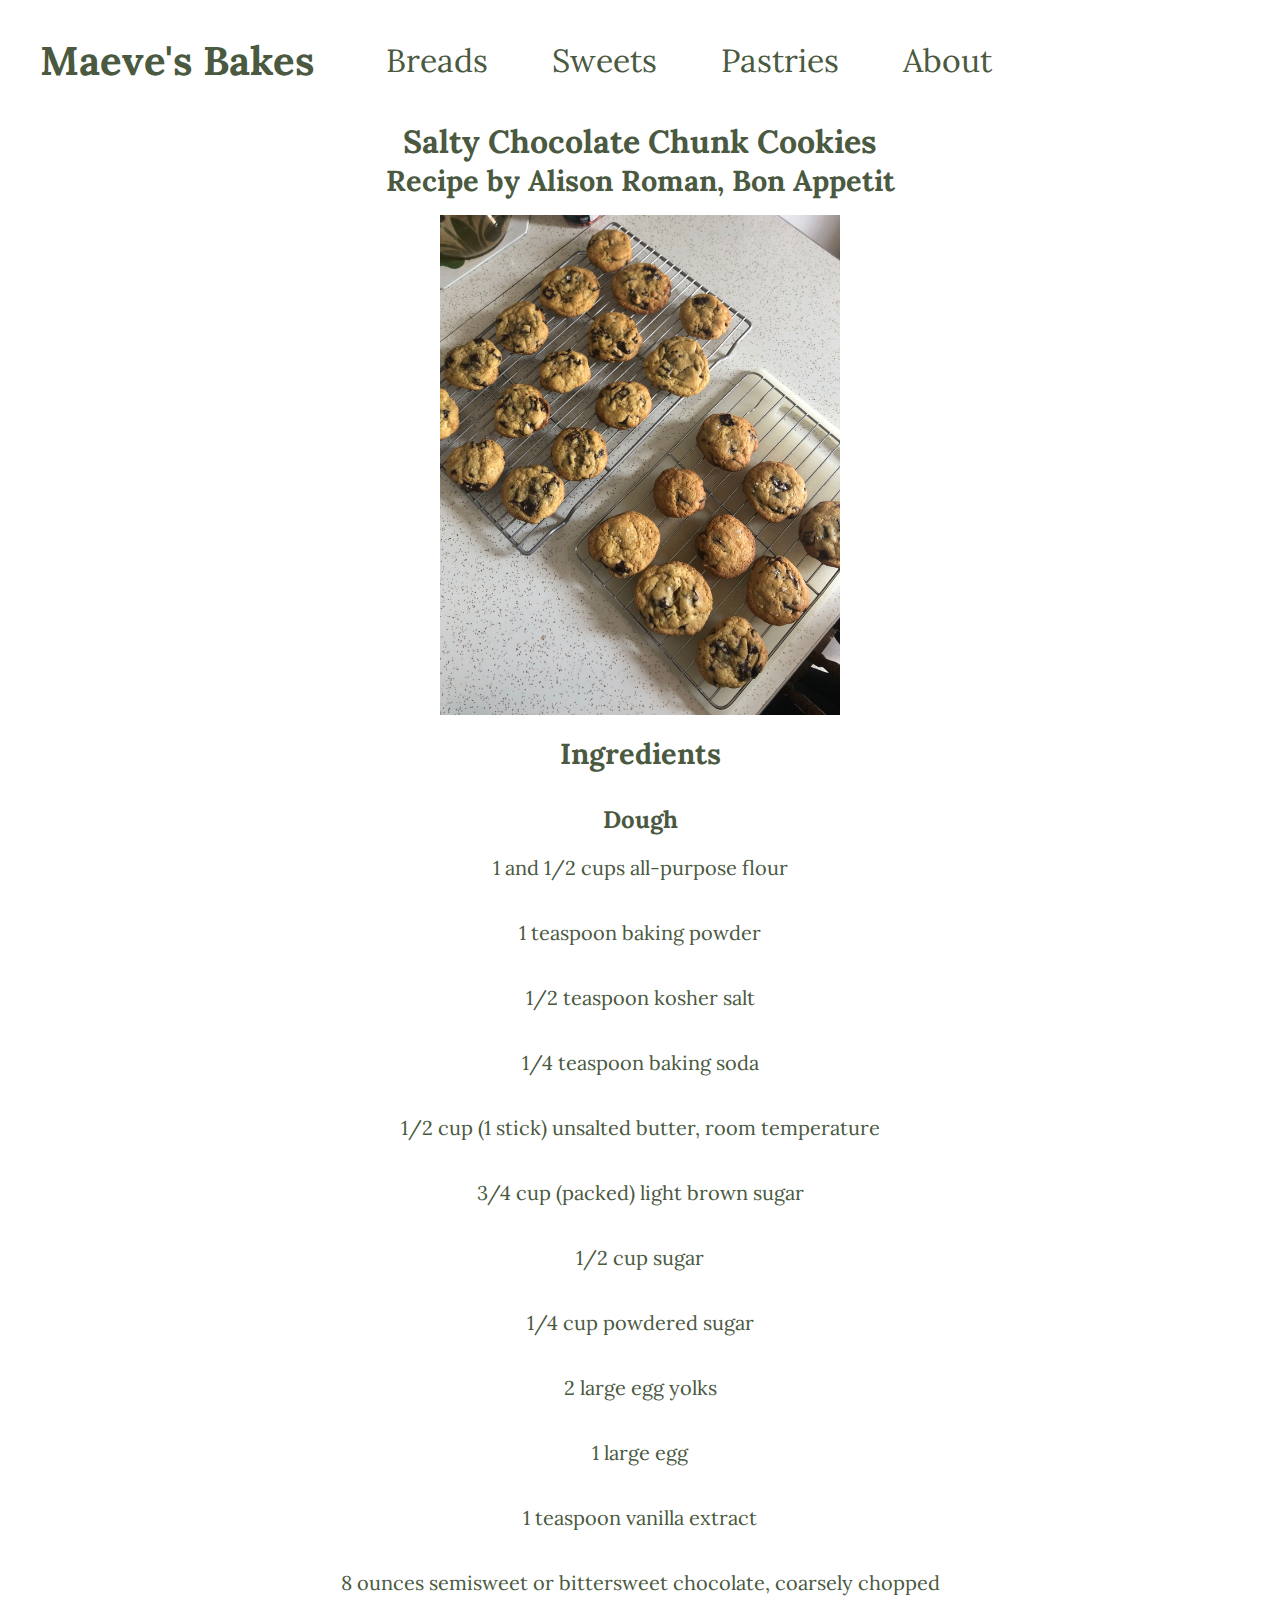
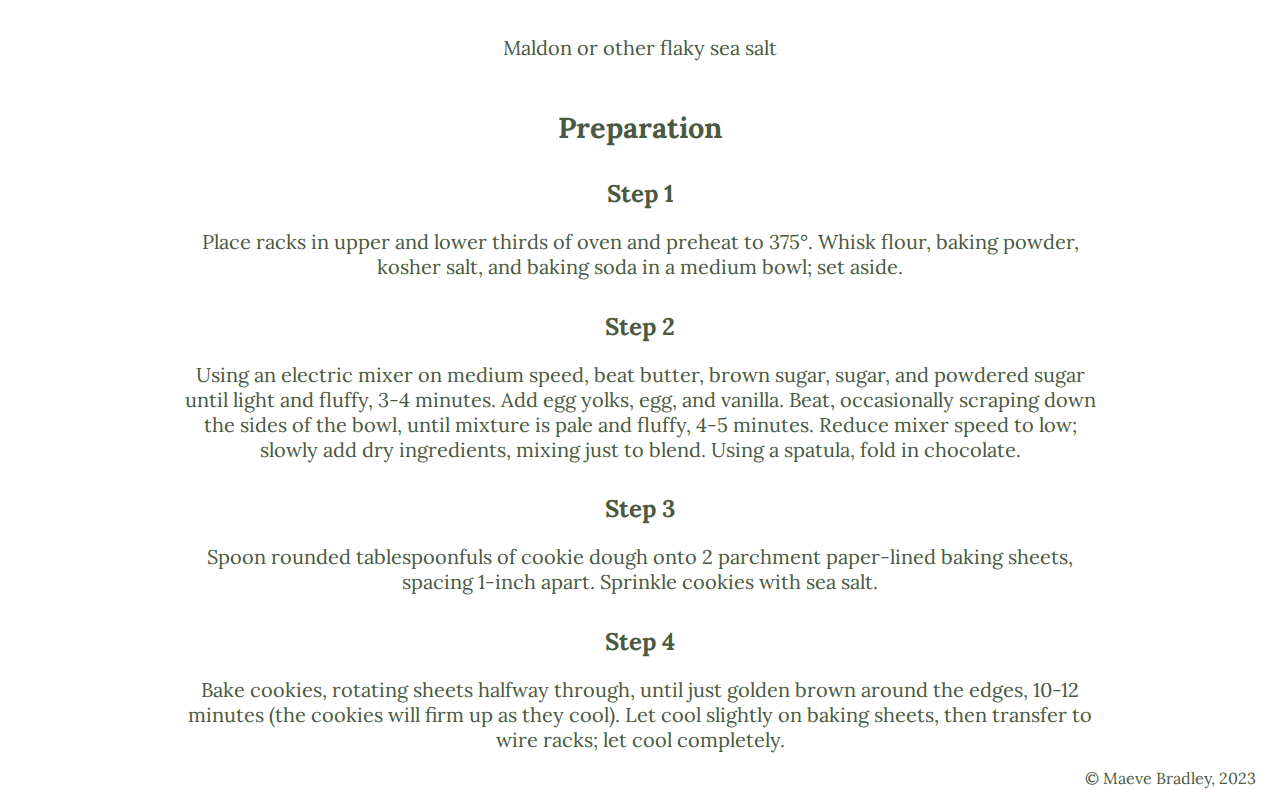
<file: cookies.html>
<!DOCTYPE html>
<html lang="en-US">
<head>
<meta charset="utf-8">
<meta name="viewport" content="width=device-width, initial-scale=1.0">
<link rel="stylesheet" type="text/css" href="style.css">	
<link rel="preconnect" href="https://fonts.googleapis.com">
<link rel="preconnect" href="https://fonts.gstatic.com" crossorigin>
<link href="https://fonts.googleapis.com/css2?family=Lora:wght@400;700&display=swap" rel="stylesheet">
<title>Cookies</title>
</head>

<body>
<header>
<h1><a href="index.html">Maeve's Bakes</a></h1>
<nav class="menu">

<ul>
<li>
<div class="dropdown">
<span><a href="breads.html">Breads</a></span>
		<div class="dropdown-content">
			<a href="baguette.html">Baguette</a>
			<a href="bagels.html">Bagels</a>
		</div>
</div>
</li>

<li>
<div class="dropdown">
<span><a href="sweets.html">Sweets</a></span>
	<div class="dropdown-content">
		<a href="babkallah.html">Babkallah</a>
		<div class="cookiemenu">
		<a href="cookies.html">Cookies</a>
	</div>
	</div>
</div>
</li>

<li>
<div class="dropdown">
<span><a href="pastries.html">Pastries</a></span>
	<div class="dropdown-content">
		<a href="croissants.html">Croissants</a>
		<a href="galettes.html">Galette</a>
	</div>
</div>
</li>

<li>
<a href="about.html">About</a>
</li>

</ul>
</nav>
</header>

<h2>Salty Chocolate Chunk Cookies</h2>
<h3 id="cookietitle">Recipe by <a href="https://www.bonappetit.com/recipe/salty-chocolate-chunk-cookies">Alison Roman, Bon Appetit</a></h3>

<div class="cookiesrecipeimage">
<figure class="cookiesrecipe">
<img src="images/chococookies.jpeg" alt="two diagonal wire racks full of rows of chocolate chip cookies" width="400" height="500">  
</figure>
</div>
<h3>Ingredients</h3>
<h4>Dough</h4>
<div>
<ul class="cookiedoughingredients">
<li class="cookieingredients">1 and 1/2 cups all-purpose flour</li>
<li class="cookieingredients">1 teaspoon baking powder</li>
<li class="cookieingredients">1/2 teaspoon kosher salt</li>
<li class="cookieingredients">1/4 teaspoon baking soda</li>
<li class="cookieingredients">1/2 cup (1 stick) unsalted butter, room temperature</li>
<li class="cookieingredients">3/4 cup (packed) light brown sugar</li>
<li class="cookieingredients">1/2 cup sugar</li>
<li class="cookieingredients">1/4 cup powdered sugar</li>
<li class="cookieingredients">2 large egg yolks</li>
<li class="cookieingredients">1 large egg</li>
<li class="cookieingredients">1 teaspoon vanilla extract</li>
<li class="cookieingredients">8 ounces semisweet or bittersweet chocolate, coarsely chopped</li>
<li class="cookieingredients">Maldon or other flaky sea salt</li>
</ul>
</div>
<h3 id="cookieprep">Preparation</h3>
<h4>Step 1</h4>
<p>Place racks in upper and lower thirds of oven and preheat to 375°. Whisk flour, baking powder, kosher salt, and baking soda in a medium bowl; set aside.</p>
<h4>Step 2</h4>
<p>Using an electric mixer on medium speed, beat butter, brown sugar, sugar, and powdered sugar until light and fluffy, 3-4 minutes. Add egg yolks, egg, and vanilla. Beat, occasionally scraping down the sides of the bowl, until mixture is pale and fluffy, 4-5 minutes. Reduce mixer speed to low; slowly add dry ingredients, mixing just to blend. Using a spatula, fold in chocolate.</p>
<h4>Step 3</h4>
<p>Spoon rounded tablespoonfuls of cookie dough onto 2 parchment paper-lined baking sheets, spacing 1-inch apart. Sprinkle cookies with sea salt.</p>
<h4>Step 4</h4>
<p>Bake cookies, rotating sheets halfway through, until just golden brown around the edges, 10-12 minutes (the cookies will firm up as they cool). Let cool slightly on baking sheets, then transfer to wire racks; let cool completely.</p>

<footer>© Maeve Bradley, 2023</footer>
</body>

</html>
</file>
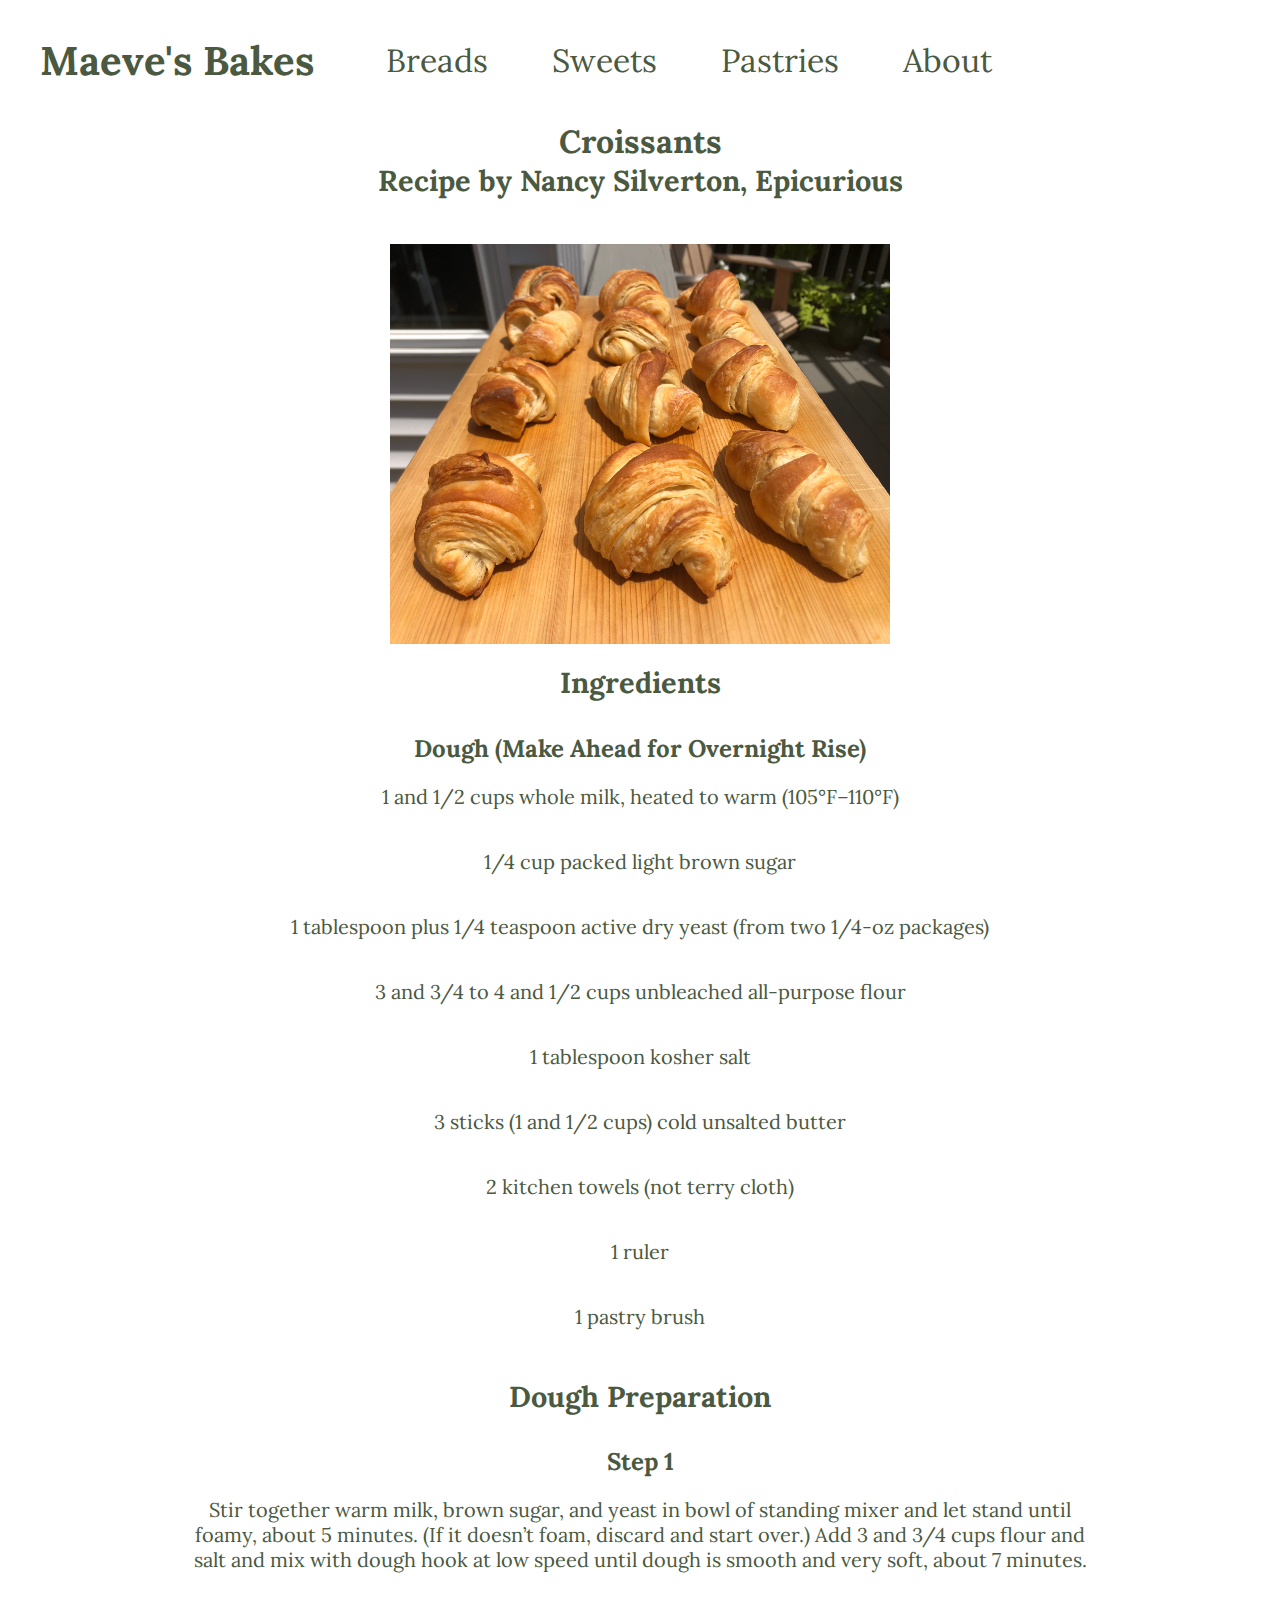
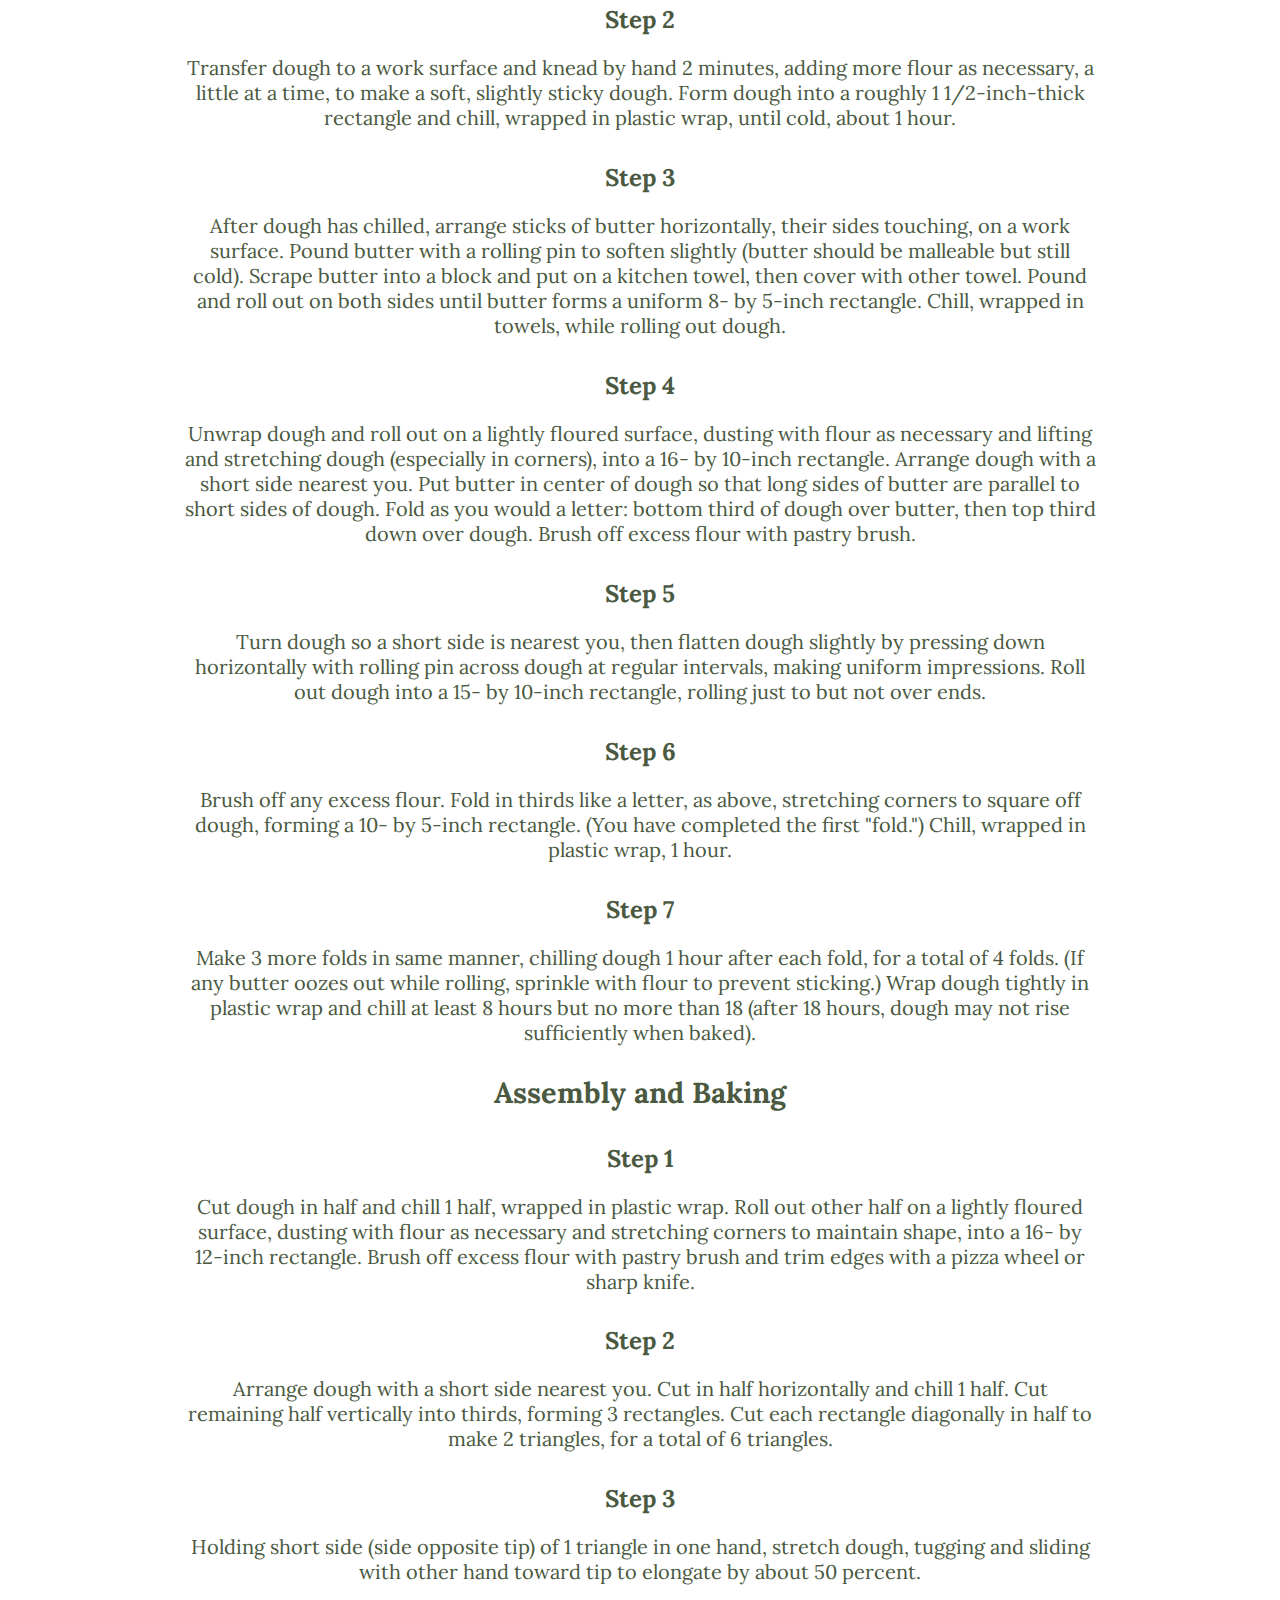
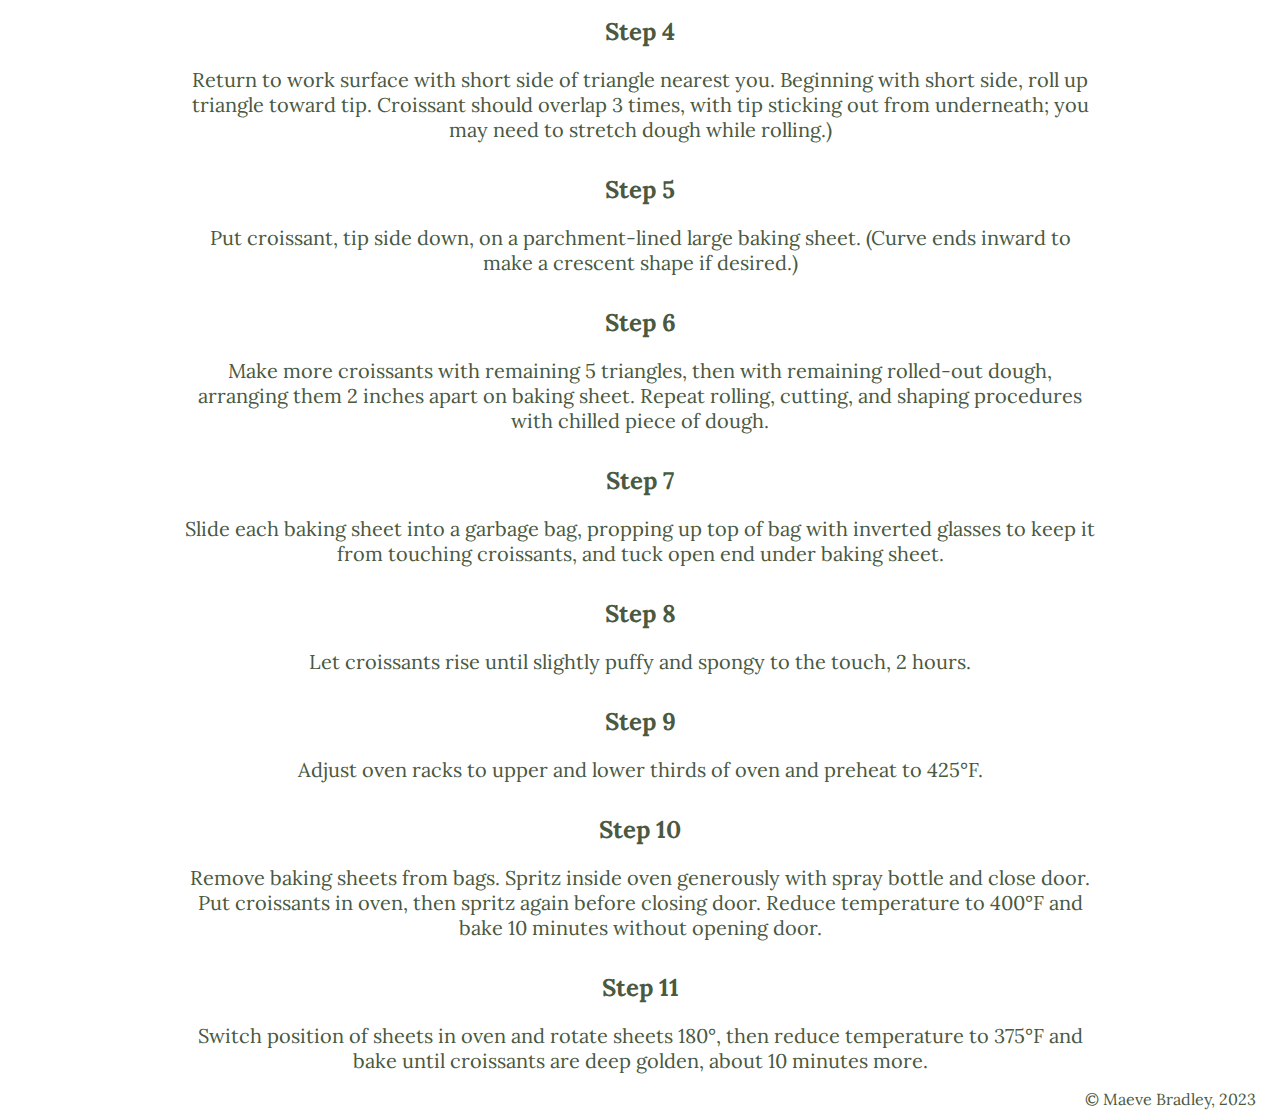
<file: croissants.html>
<!DOCTYPE html>
<html lang="en-US">
<head>
<meta charset="utf-8">
<meta name="viewport" content="width=device-width, initial-scale=1.0">
<link rel="stylesheet" type="text/css" href="style.css">	
<link rel="preconnect" href="https://fonts.googleapis.com">
<link rel="preconnect" href="https://fonts.gstatic.com" crossorigin>
<link href="https://fonts.googleapis.com/css2?family=Lora:wght@400;700&display=swap" rel="stylesheet">
<title>Croissants</title>
</head>

<body>
<header>
<h1><a href="index.html">Maeve's Bakes</a></h1>
<nav class="menu">
<ul>

<li>
<div class="dropdown">
<span><a href="breads.html">Breads</a></span>
		<div class="dropdown-content">
			<a href="baguette.html">Baguette</a>
			<a href="bagels.html">Bagels</a>
		</div>
</div>
</li>

<li>
<div class="dropdown">
<span><a href="sweets.html">Sweets</a></span>
	<div class="dropdown-content">
		<a href="babkallah.html">Babkallah</a>
		<a href="cookies.html">Cookies</a>
	</div>
</div>
</li>

<li>
<div class="dropdown">
<span><a href="pastries.html">Pastries</a></span>
	<div class="dropdown-content">
		<div class="croissantsmenu">
		<a href="croissants.html">Croissants</a>
		</div>
		<a href="galettes.html">Galette</a>
	</div>
</div>
</li>

<li>
<a href="about.html">About</a>
</li>

</ul>
</nav>
</header>

<h2>Croissants</h2>
<h3>Recipe by <a href="https://www.epicurious.com/recipes/food/views/butter-croissants-103989">Nancy Silverton, Epicurious</a></h3>

<div class="croissantrecipeimage">
<figure class="croissantrecipe">
  <img src="images/croissantsrecipe.jpeg" alt="wooden cutting board full of rows of small croissants" width="500" height="400">
</figure>
</div>

<h3>Ingredients</h3>
<h4>Dough (Make Ahead for Overnight Rise)</h4>

<div>
<ul class="croissantdoughingredients">
<li class="croissantdough">1 and 1/2 cups whole milk, heated to warm (105°F–110°F)</li>
<li class="croissantdough">1/4 cup packed light brown sugar</li>
<li class="croissantdough">1 tablespoon plus 1/4 teaspoon active dry yeast (from two 1/4-oz packages)</li>
<li class="croissantdough">3 and 3/4 to 4 and 1/2 cups unbleached all-purpose flour</li>
<li class="croissantdough">1 tablespoon kosher salt</li>
<li class="croissantdough">3 sticks (1 and 1/2 cups) cold unsalted butter</li>
<li class="croissantdough">2 kitchen towels (not terry cloth)</li>
<li class="croissantdough">1 ruler</li>
<li class="croissantdough">1 pastry brush</li>
</ul>
</div>

<h3 id="croissantdoughprep">Dough Preparation</h3>
<h4>Step 1</h4>
<p>Stir together warm milk, brown sugar, and yeast in bowl of standing mixer and let stand until foamy, about 5 minutes. (If it doesn’t foam, discard and start over.) Add 3 and 3/4 cups flour and salt and mix with dough hook at low speed until dough is smooth and very soft, about 7 minutes.</p>
<h4>Step 2</h4>
<p>Transfer dough to a work surface and knead by hand 2 minutes, adding more flour as necessary, a little at a time, to make a soft, slightly sticky dough. Form dough into a roughly 1 1/2-inch-thick rectangle and chill, wrapped in plastic wrap, until cold, about 1 hour.</p>
<h4>Step 3</h4>
<p>After dough has chilled, arrange sticks of butter horizontally, their sides touching, on a work surface. Pound butter with a rolling pin to soften slightly (butter should be malleable but still cold). Scrape butter into a block and put on a kitchen towel, then cover with other towel. Pound and roll out on both sides until butter forms a uniform 8- by 5-inch rectangle. Chill, wrapped in towels, while rolling out dough.</p>
<h4>Step 4</h4>
<p>Unwrap dough and roll out on a lightly floured surface, dusting with flour as necessary and lifting and stretching dough (especially in corners), into a 16- by 10-inch rectangle. Arrange dough with a short side nearest you. Put butter in center of dough so that long sides of butter are parallel to short sides of dough. Fold as you would a letter: bottom third of dough over butter, then top third down over dough. Brush off excess flour with pastry brush.</p>
<h4>Step 5</h4>
<p>Turn dough so a short side is nearest you, then flatten dough slightly by pressing down horizontally with rolling pin across dough at regular intervals, making uniform impressions. Roll out dough into a 15- by 10-inch rectangle, rolling just to but not over ends.</p>
<h4>Step 6</h4>
<p>Brush off any excess flour. Fold in thirds like a letter, as above, stretching corners to square off dough, forming a 10- by 5-inch rectangle. (You have completed the first "fold.") Chill, wrapped in plastic wrap, 1 hour.</p>
<h4>Step 7</h4>
<p>Make 3 more folds in same manner, chilling dough 1 hour after each fold, for a total of 4 folds. (If any butter oozes out while rolling, sprinkle with flour to prevent sticking.) Wrap dough tightly in plastic wrap and chill at least 8 hours but no more than 18 (after 18 hours, dough may not rise sufficiently when baked).</p>
<h3 id="croissantassembly">Assembly and Baking</h3>
<h4>Step 1</h4>
<p>Cut dough in half and chill 1 half, wrapped in plastic wrap. Roll out other half on a lightly floured surface, dusting with flour as necessary and stretching corners to maintain shape, into a 16- by 12-inch rectangle. Brush off excess flour with pastry brush and trim edges with a pizza wheel or sharp knife.</p>
<h4>Step 2</h4>
<p>Arrange dough with a short side nearest you. Cut in half horizontally and chill 1 half. Cut remaining half vertically into thirds, forming 3 rectangles. Cut each rectangle diagonally in half to make 2 triangles, for a total of 6 triangles.</p>
<h4>Step 3</h4>
<p>Holding short side (side opposite tip) of 1 triangle in one hand, stretch dough, tugging and sliding with other hand toward tip to elongate by about 50 percent.</p>
<h4>Step 4</h4>
<p>Return to work surface with short side of triangle nearest you. Beginning with short side, roll up triangle toward tip. Croissant should overlap 3 times, with tip sticking out from underneath; you may need to stretch dough while rolling.)</p>
<h4>Step 5</h4>
<p>Put croissant, tip side down, on a parchment-lined large baking sheet. (Curve ends inward to make a crescent shape if desired.)</p>
<h4>Step 6</h4>
<p>Make more croissants with remaining 5 triangles, then with remaining rolled-out dough, arranging them 2 inches apart on baking sheet. Repeat rolling, cutting, and shaping procedures with chilled piece of dough.</p>
<h4>Step 7</h4>
<p>Slide each baking sheet into a garbage bag, propping up top of bag with inverted glasses to keep it from touching croissants, and tuck open end under baking sheet.</p>
<h4>Step 8</h4>
<p>Let croissants rise until slightly puffy and spongy to the touch, 2 hours.</p>
<h4>Step 9</h4>
<p>Adjust oven racks to upper and lower thirds of oven and preheat to 425°F.</p>
<h4>Step 10</h4>
<p>Remove baking sheets from bags. Spritz inside oven generously with spray bottle and close door. Put croissants in oven, then spritz again before closing door. Reduce temperature to 400°F and bake 10 minutes without opening door.</p>
<h4>Step 11</h4>
<p>Switch position of sheets in oven and rotate sheets 180°, then reduce temperature to 375°F and bake until croissants are deep golden, about 10 minutes more.</p>

<footer>© Maeve Bradley, 2023</footer>
</body>

</html>
</file>
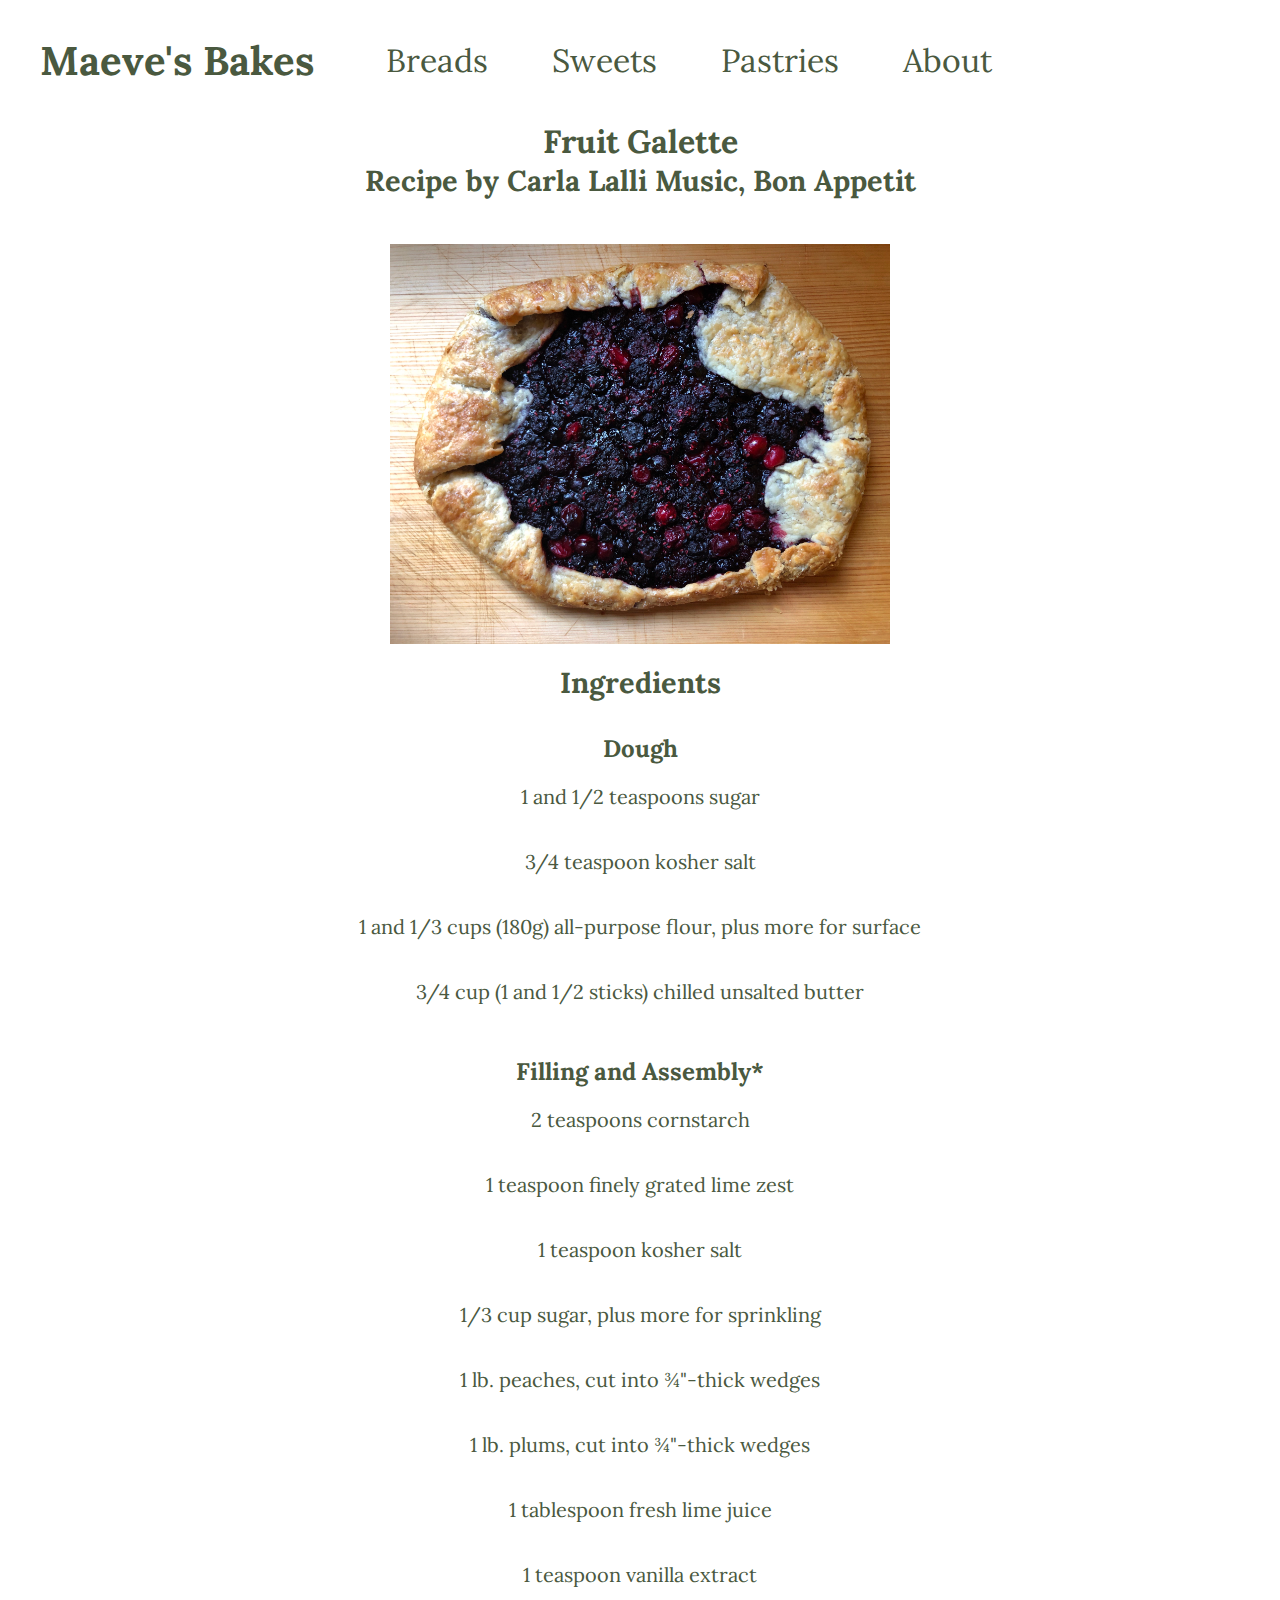
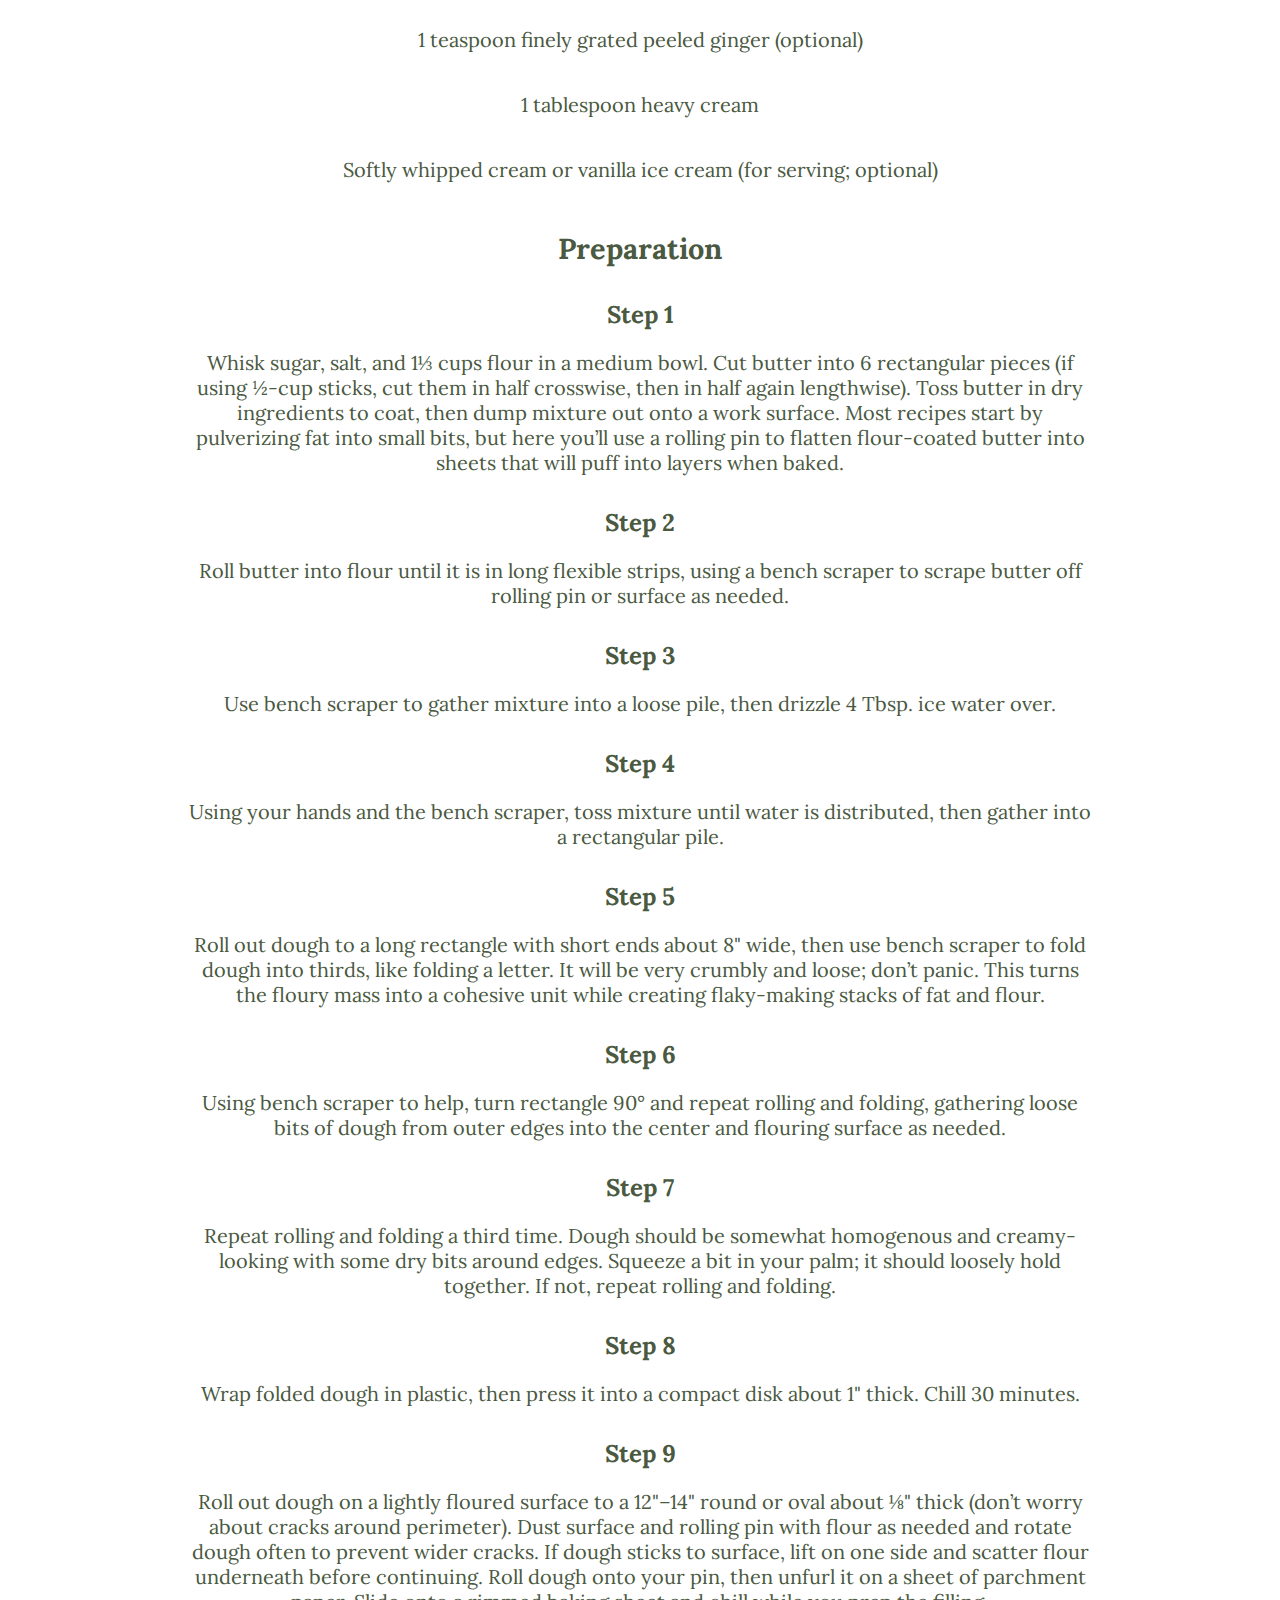
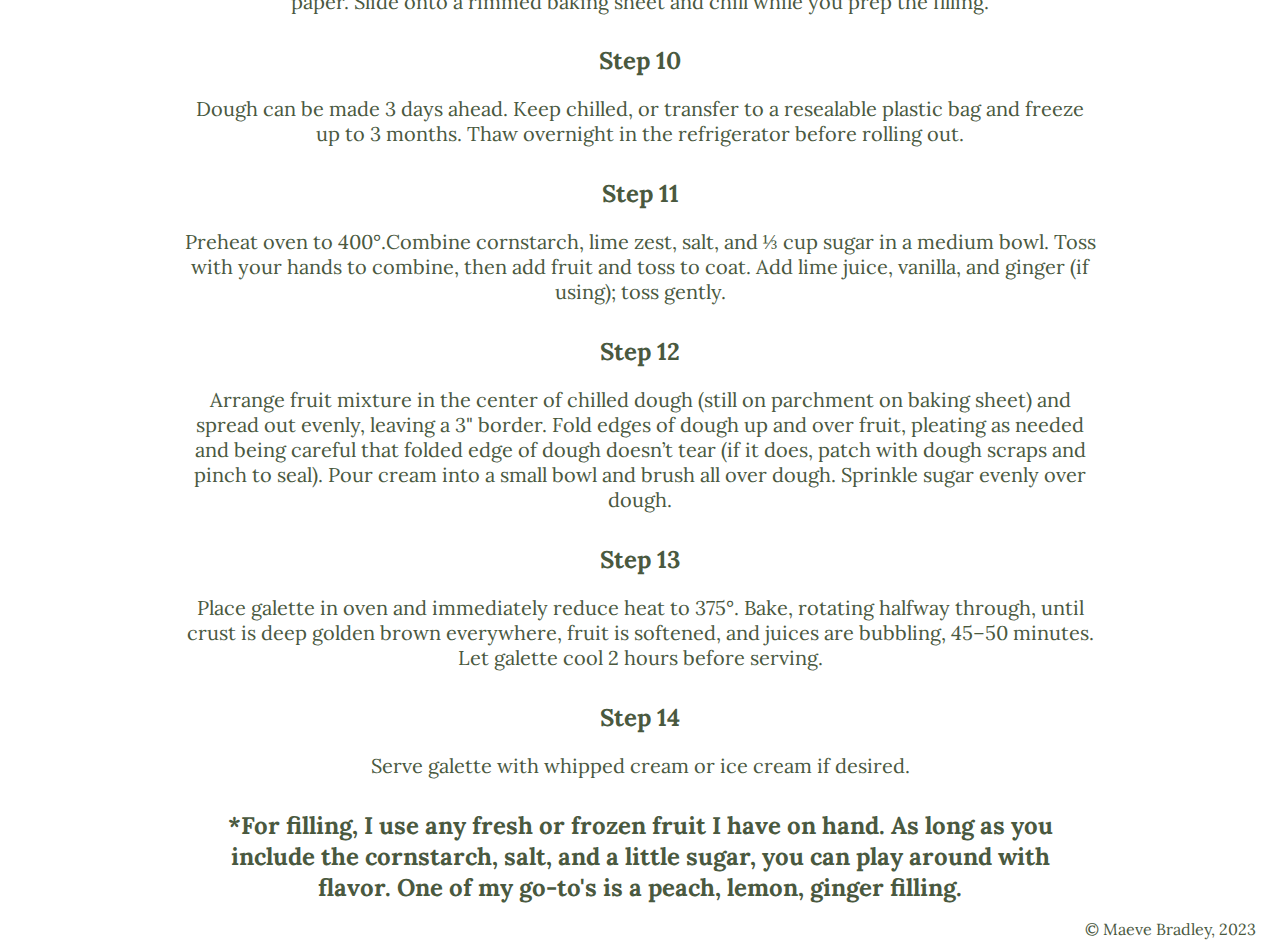
<file: galettes.html>
<!DOCTYPE html>
<html lang="en-US">
<head>
<meta charset="utf-8">
<meta name="viewport" content="width=device-width, initial-scale=1.0">
<link rel="stylesheet" type="text/css" href="style.css">	
<link rel="preconnect" href="https://fonts.googleapis.com">
<link rel="preconnect" href="https://fonts.gstatic.com" crossorigin>
<link href="https://fonts.googleapis.com/css2?family=Lora:wght@400;700&display=swap" rel="stylesheet">
<title>Galette</title>
</head>

<body>
<header>
<h1><a href="index.html">Maeve's Bakes</a></h1>
<nav class="menu">
<ul>

<li>
<div class="dropdown">
<span><a href="breads.html">Breads</a></span>
		<div class="dropdown-content">
			<a href="baguette.html">Baguette</a>
			<a href="bagels.html">Bagels</a>
		</div>
</div>
</li>

<li>
<div class="dropdown">
<span><a href="sweets.html">Sweets</a></span>
	<div class="dropdown-content">
		<a href="babkallah.html">Babkallah</a>
		<a href="cookies.html">Cookies</a>
	</div>
</div>
</li>

<li>
<div class="dropdown">
<span><a href="pastries.html">Pastries</a></span>
	<div class="dropdown-content">
		<a href="croissants.html">Croissants</a>
		<div class="galettesmenu">
		<a href="galettes.html">Galette</a>
	</div>
	</div>
</div>
</li>

<li>
<a href="about.html">About</a>
</li>

</ul>
</nav>
</header>

<h2>Fruit Galette</h2>
<h3>Recipe by <a href="https://www.bonappetit.com/recipe/peach-plum-galette">Carla Lalli Music, Bon Appetit</a></h3>
<div class="galetterecipeimage">
<figure class="galetterecipe">
  <img src="images/galetterecipe.jpeg" alt="peach galette in a baking dish" width="500" height="400">
</figure>
</div>

<h3>Ingredients</h3>
<h4>Dough</h4>
<div>
<ul class="galettedoughingredients">
<li class="galettedough">1 and 1/2 teaspoons sugar</li>
<li class="galettedough">3/4 teaspoon kosher salt</li>
<li class="galettedough">1 and 1/3 cups (180g) all-purpose flour, plus more for surface</li>
<li class="galettedough">3/4 cup (1 and 1/2 sticks) chilled unsalted butter</li>
</ul>
</div>
<h4>Filling and Assembly*</h4>
<div>
<ul class="galettefillingassembly">
<li class="galettefilling">2 teaspoons cornstarch</li>
<li class="galettefilling">1 teaspoon finely grated lime zest</li>
<li class="galettefilling">1 teaspoon kosher salt</li>
<li class="galettefilling">1/3 cup sugar, plus more for sprinkling</li>
<li class="galettefilling">1 lb. peaches, cut into ¾"-thick wedges</li>
<li class="galettefilling">1 lb. plums, cut into ¾"-thick wedges</li>
<li class="galettefilling">1 tablespoon fresh lime juice</li>
<li class="galettefilling">1 teaspoon vanilla extract</li>
<li class="galettefilling">1 teaspoon finely grated peeled ginger (optional)</li>
<li class="galettefilling">1 tablespoon heavy cream</li>
<li class="galettefilling">Softly whipped cream or vanilla ice cream (for serving; optional)</li>
</ul>
</div>
<h3 id="galetteprep">Preparation</h3>
<h4>Step 1</h4>
<p>Whisk sugar, salt, and 1⅓ cups flour in a medium bowl. Cut butter into 6 rectangular pieces (if using ½-cup sticks, cut them in half crosswise, then in half again lengthwise). Toss butter in dry ingredients to coat, then dump mixture out onto a work surface. Most recipes start by pulverizing fat into small bits, but here you’ll use a rolling pin to flatten flour-coated butter into sheets that will puff into layers when baked.</p>
<h4>Step 2</h4>
<p>Roll butter into flour until it is in long flexible strips, using a bench scraper to scrape butter off rolling pin or surface as needed.</p>
<h4>Step 3</h4>
<p>Use bench scraper to gather mixture into a loose pile, then drizzle 4 Tbsp. ice water over.</p>
<h4>Step 4</h4>
<p>Using your hands and the bench scraper, toss mixture until water is distributed, then gather into a rectangular pile.</p>
<h4>Step 5</h4>
<p>Roll out dough to a long rectangle with short ends about 8" wide, then use bench scraper to fold dough into thirds, like folding a letter. It will be very crumbly and loose; don’t panic. This turns the floury mass into a cohesive unit while creating flaky-making stacks of fat and flour.</p>
<h4>Step 6</h4>
<p>Using bench scraper to help, turn rectangle 90° and repeat rolling and folding, gathering loose bits of dough from outer edges into the center and flouring surface as needed.</p>
<h4>Step 7</h4>
<p>Repeat rolling and folding a third time. Dough should be somewhat homogenous and creamy-looking with some dry bits around edges. Squeeze a bit in your palm; it should loosely hold together. If not, repeat rolling and folding.</p>
<h4>Step 8</h4>
<p>Wrap folded dough in plastic, then press it into a compact disk about 1" thick. Chill 30 minutes.</p>
<h4>Step 9</h4>
<p>Roll out dough on a lightly floured surface to a 12"–14" round or oval about ⅛" thick (don’t worry about cracks around perimeter). Dust surface and rolling pin with flour as needed and rotate dough often to prevent wider cracks. If dough sticks to surface, lift on one side and scatter flour underneath before continuing. Roll dough onto your pin, then unfurl it on a sheet of parchment paper. Slide onto a rimmed baking sheet and chill while you prep the filling.</p>
<h4>Step 10</h4>
<p>Dough can be made 3 days ahead. Keep chilled, or transfer to a resealable plastic bag and freeze up to 3 months. Thaw overnight in the refrigerator before rolling out.</p>
<h4>Step 11</h4>
<p>Preheat oven to 400°.Combine cornstarch, lime zest, salt, and ⅓ cup sugar in a medium bowl. Toss with your hands to combine, then add fruit and toss to coat. Add lime juice, vanilla, and ginger (if using); toss gently.</p>
<h4>Step 12</h4>
<p>Arrange fruit mixture in the center of chilled dough (still on parchment on baking sheet) and spread out evenly, leaving a 3" border. Fold edges of dough up and over fruit, pleating as needed and being careful that folded edge of dough doesn’t tear (if it does, patch with dough scraps and pinch to seal). Pour cream into a small bowl and brush all over dough. Sprinkle sugar evenly over dough.</p>
<h4>Step 13</h4>
<p>Place galette in oven and immediately reduce heat to 375°. Bake, rotating halfway through, until crust is deep golden brown everywhere, fruit is softened, and juices are bubbling, 45–50 minutes. Let galette cool 2 hours before serving.</p>
<h4>Step 14</h4>
<p>Serve galette with whipped cream or ice cream if desired.</p>
<h4>*For filling, I use any fresh or frozen fruit I have on hand. As long as you include the cornstarch, salt, and a little sugar, you can play around with flavor. One of my go-to's is a peach, lemon, ginger filling.</h4>

<footer>© Maeve Bradley, 2023</footer>
</body>

</html>
</file>
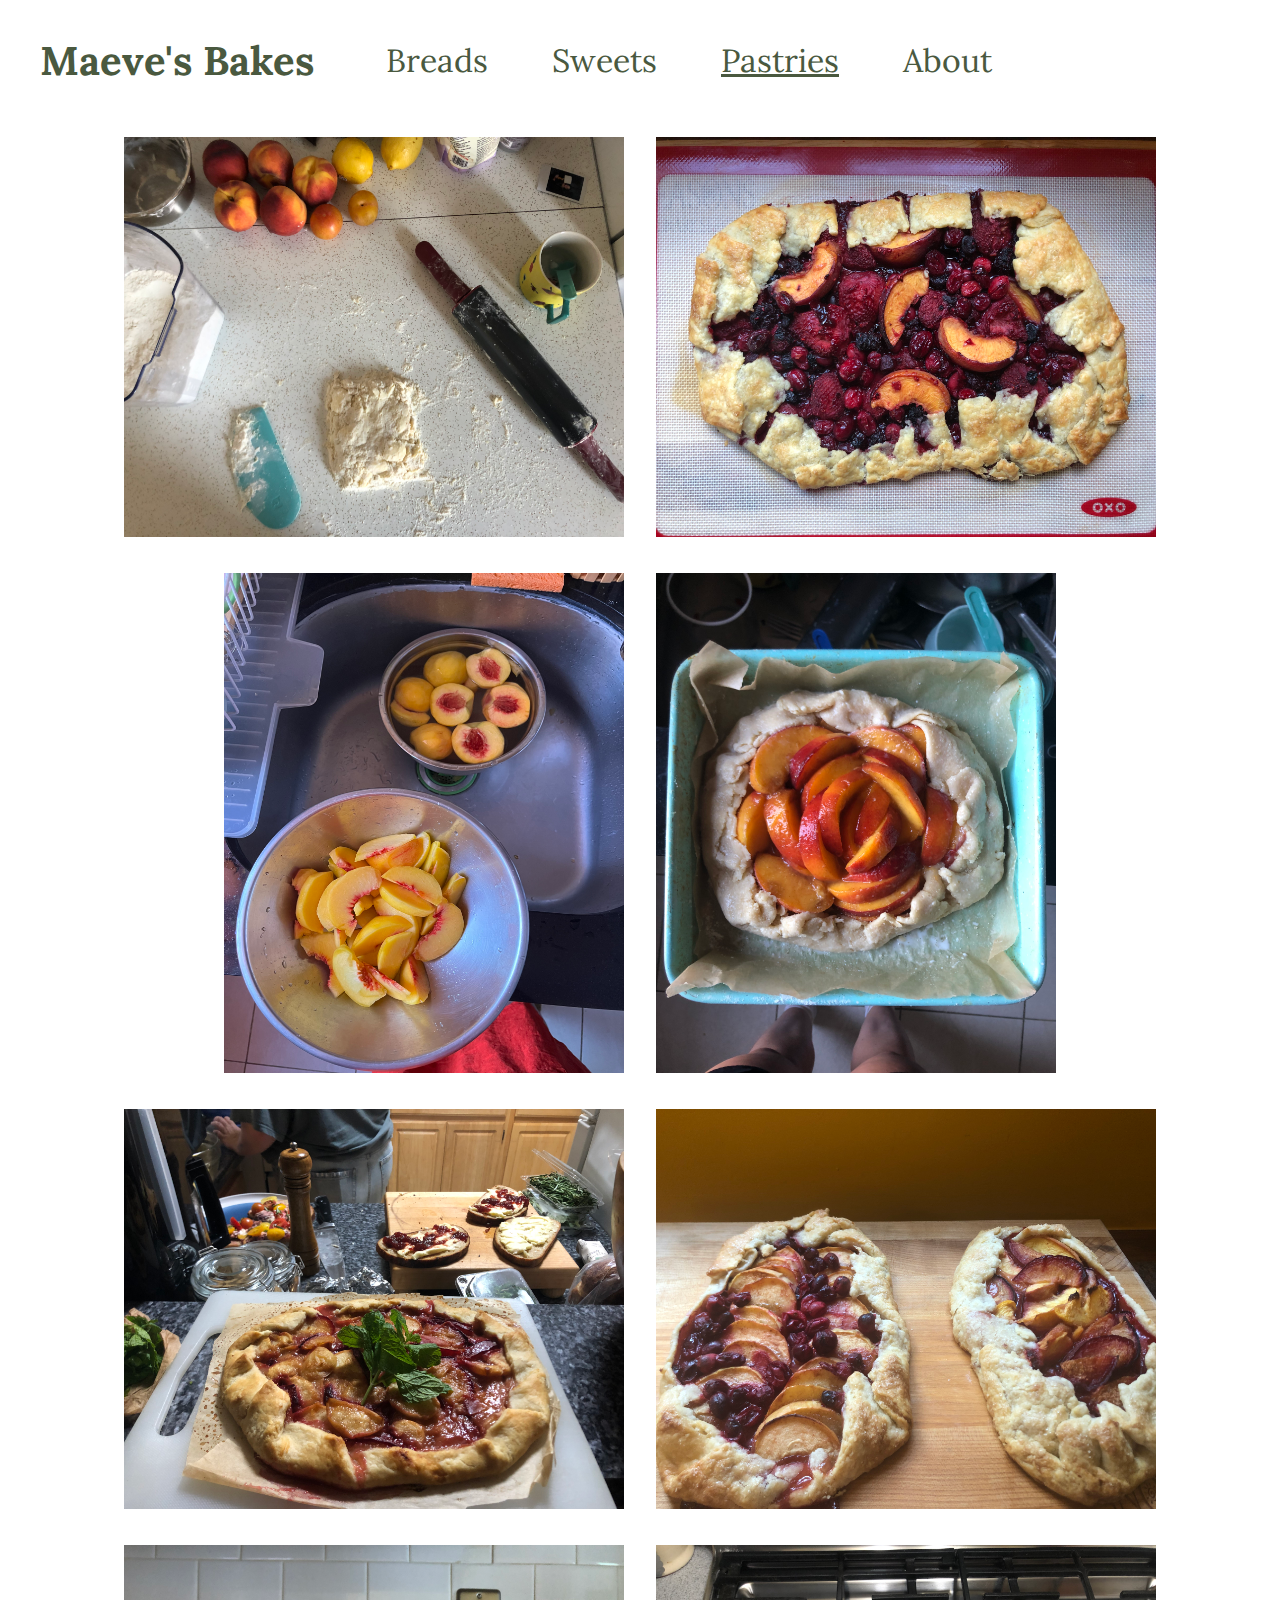
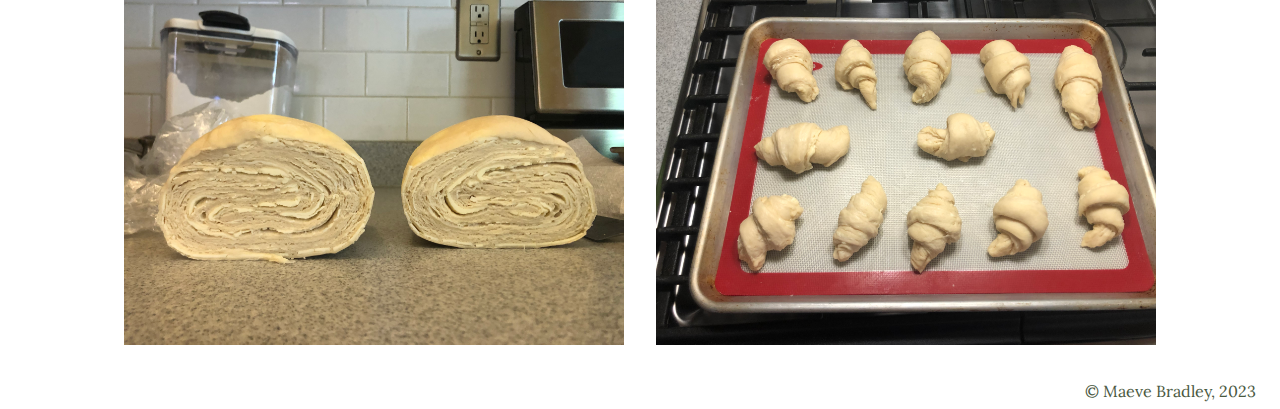
<file: pastries.html>
<!DOCTYPE html>
<html lang="en-US">
<head>
<meta charset="utf-8">
<meta name="viewport" content="width=device-width, initial-scale=1.0">
<link rel="stylesheet" type="text/css" href="style.css">
<link rel="preconnect" href="https://fonts.googleapis.com">
<link rel="preconnect" href="https://fonts.gstatic.com" crossorigin>
<link href="https://fonts.googleapis.com/css2?family=Lora:wght@400;700&display=swap" rel="stylesheet">
<title>Pastries</title>
</head>
<body>
<header>
<h1><a href="index.html">Maeve's Bakes</a></h1>
<nav class="menu">
<ul>
<li>
<div class="dropdown">
<span><a href="breads.html">Breads</a></span>
	<div class="dropdown-content">
		<a href="baguette.html">Baguette</a>
		<a href="bagels.html">Bagels</a>
	</div>
</div>
</li>
<li>
<div class="dropdown">
<span><a href="sweets.html">Sweets</a></span>
	<div class="dropdown-content">
		<a href="babkallah.html">Babkallah</a>
		<a href="cookies.html">Cookies</a>
	</div>
</div>
</li>
<li>
<div class="dropdown">
<div class="pastriesmenu">
<span><a href="pastries.html">Pastries</a></span>
</div>
	<div class="dropdown-content">
		<a href="croissants.html">Croissants</a>
		<a href="galettes.html">Galette</a>
	</div>
</div>
</li>
<li>
<a href="about.html">About</a>
</li>
</ul>
</nav>
</header>

<div class="pastriesrow1">
<figure class="pastryrow1">
<img src="images/pastries01.jpeg" alt="slab of dough on table with rolling pin, flour, and fruits" width="500" height="400">
</figure>
<figure class="pastryrow1">
<img src="images/pastries02.jpeg" alt="mixed berry and peach galette on a silicon baking mat" width="500" height="400">
</figure>
</div>

<div class="pastriesrow2">
<figure class="pastryrow2">
<img src="images/pastries03.jpeg" alt="two bowls of peach slices on counter and in sink" width="400" height="500">
</figure>
<figure class="pastryrow2">
<img src="images/pastries04.jpeg" alt="unbaked peach galette in a blue square baking dish" width="400" height="500">
</figure>
</div>

<div class="pastriesrow3">
<figure class="pastryrow3">
<img src="images/pastries05.jpeg" alt="peach and plum galette topped with mint sitting on a counter with food preparation behind" width="500" height="400">
</figure>
<figure class="pastryrow3">
<img src="images/pastries06.jpeg" alt="close-up on two peach-plum and peach-cranberry galettes on a cutting board against yellow wall" width="500" height="400">
</figure>
</div>

<div class="pastriesrow4">
<figure class="pastryrow4">
<img src="images/pastries07.jpeg" alt="cross-sections of two slabs of croissant dough with visible layers" width="500" height="400">
</figure>
<figure class="pastryrow4">
<img src="images/pastries08.jpeg" alt="baking sheet on top of oven with rows of unbaked croissants" width="500" height="400">
</figure>
</div>

<footer>© Maeve Bradley, 2023</footer>
</body>
</html>
</file>
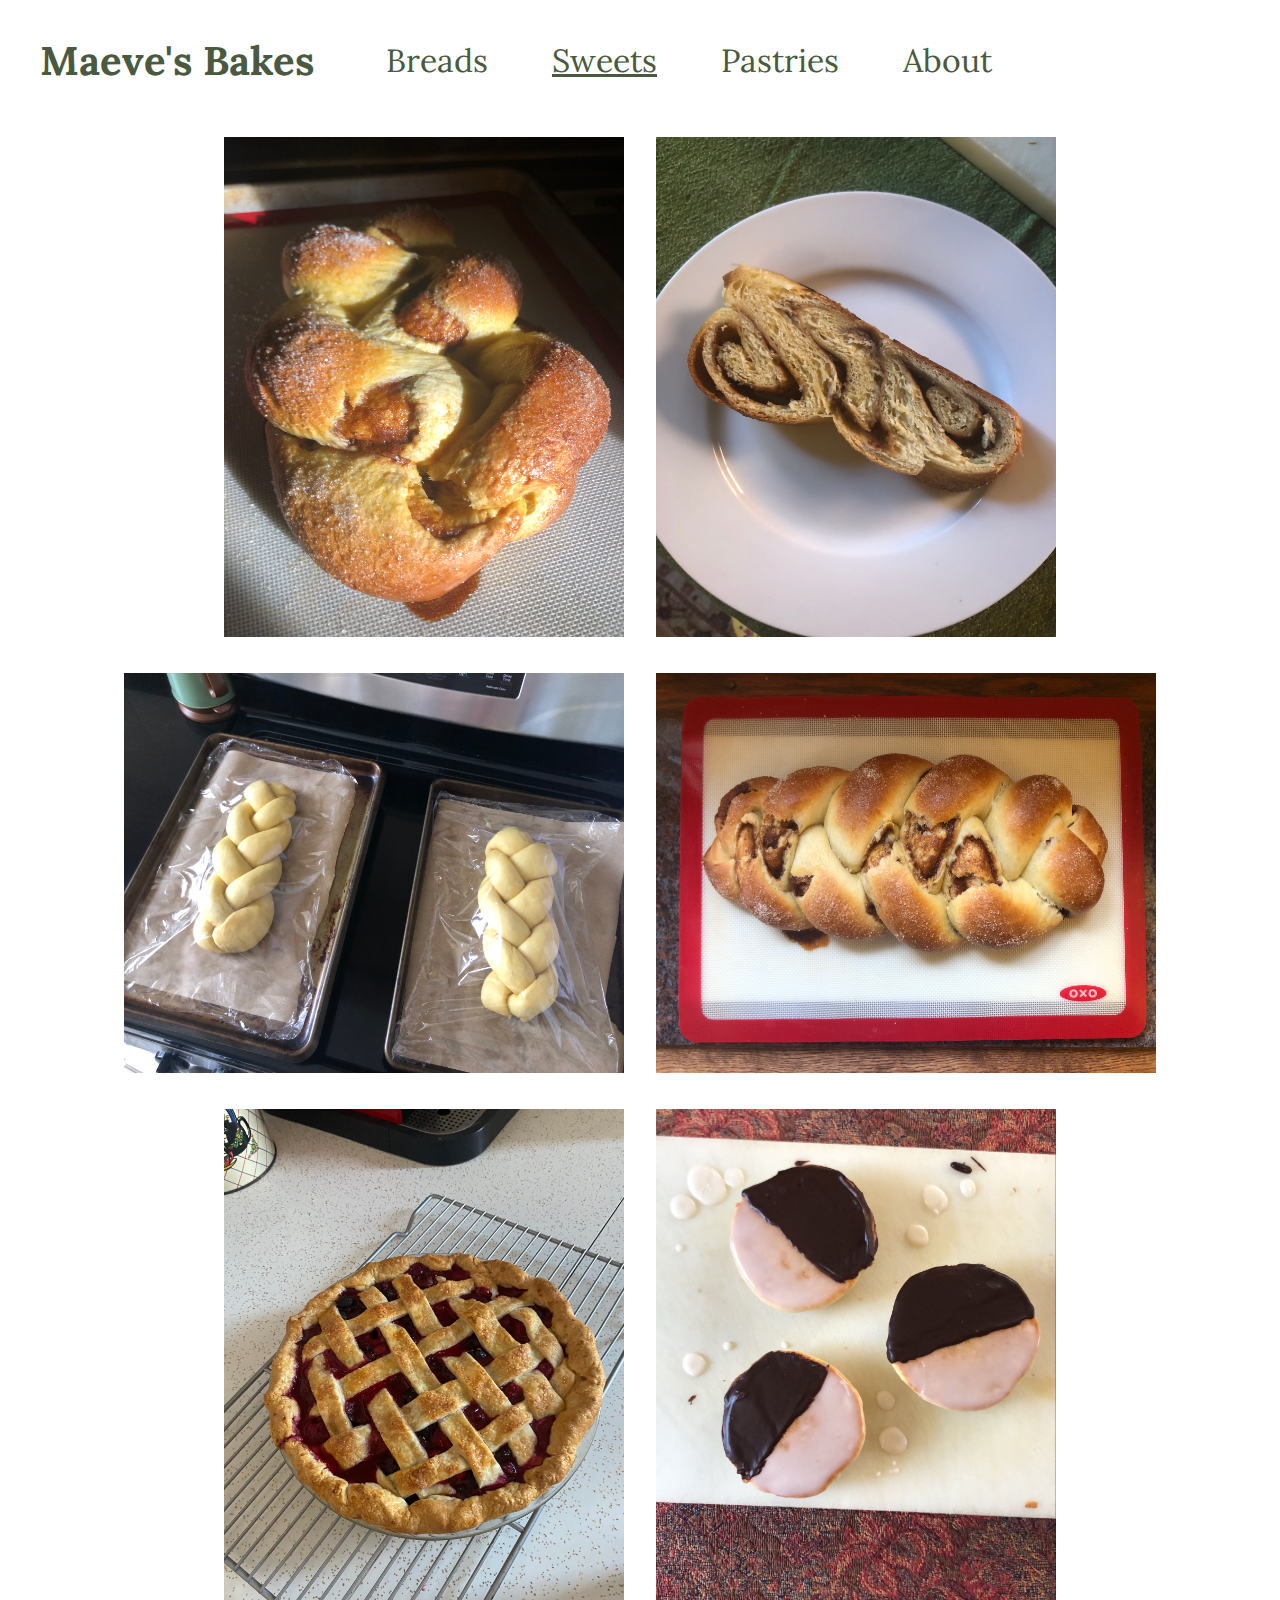
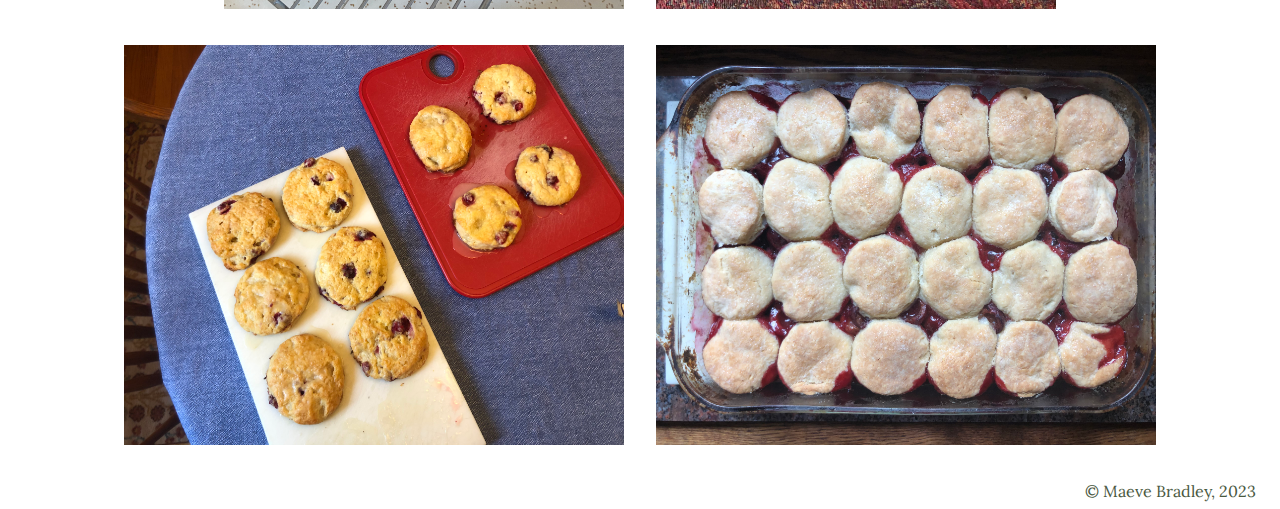
<file: sweets.html>
<!DOCTYPE html>
<html lang="en-US">
<head>
<meta charset="utf-8">
<meta name="viewport" content="width=device-width, initial-scale=1.0">
<link rel="stylesheet" type="text/css" href="style.css">	
<link rel="preconnect" href="https://fonts.googleapis.com">
<link rel="preconnect" href="https://fonts.gstatic.com" crossorigin>
<link href="https://fonts.googleapis.com/css2?family=Lora:wght@400;700&display=swap" rel="stylesheet">
<title>Sweets</title>
</head>

<body>

<header>
<h1><a href="index.html">Maeve's Bakes</a></h1>
<nav class="menu">
<ul>
<li>
<div class="dropdown">
<span><a href="breads.html">Breads</a></span>
		<div class="dropdown-content">
			<a href="baguette.html">Baguette</a>
			<a href="bagels.html">Bagels</a>
		</div>
</div>
</li>
<li>
<div class="dropdown">
<div class="sweetsmenu">
<span><a href="sweets.html">Sweets</a></span>
</div>
	<div class="dropdown-content">
		<a href="babkallah.html">Babkallah</a>
		<a href="cookies.html">Cookies</a>
	</div>
</div>
</li>

<li>
<div class="dropdown">
<span><a href="pastries.html">Pastries</a></span>
	<div class="dropdown-content">
		<a href="croissants.html">Croissants</a>
		<a href="galettes.html">Galette</a>
	</div>
</div>
</li>

<li>
<a href="about.html">About</a>
</li>

</ul>
</nav>
</header>

<div class="babkallahimages">
<figure class="babkallahsweets">
	<img src="images/babkallah01.jpeg" alt="close-up on braided babkallah bread in the sun" width="400" height="500">
</figure>
<figure class="babkallahsweets">
	<img src="images/babkallah02.jpeg" alt="rectange of focaccia bread in baking sheet" width="400" height="500">
</figure>
</div>

<div class="sweetsimages2">
<figure class="sweetsrow2">
	<img src="images/sweets01.jpeg" alt="two unbaked braided babkallah loaves wrapped in plastic on baking sheets" width="500" height="400">
</figure>
<figure class="sweetsrow2">
	<img src="images/sweets02.jpeg" alt="loaf of baked babkallah bread laying horizontally on silicon baking mat" width="500" height="400">
</figure>
</div>

<div class="sweetsimages3">
<figure class="sweetsrow3">
	<img src="images/sweets03.jpeg" alt="woven crust berry pie cooling on a wire rack" width="400" height="500">
</figure>
<figure class="sweetsrow3">
	<img src="images/sweets04.jpeg" alt="triangle of 3 black and white cookies arranged on white cutting board on red tablecloth" width="400" height="500">
</figure>
</div>

<div class="sweetsimages4">
<figure class="sweetsrow4">
	<img src="images/sweets05.jpeg" alt="one white and one red cutting board lined with 2 rows of scones on blue tablecloth" width="500" height="400">
</figure>
<figure class="sweetsrow4">
	<img src="images/sweets06.jpeg" alt="baking dish of cherry biscuit cobbler" width="500" height="400">
</figure>
</div>


<footer>© Maeve Bradley, 2023</footer>
</body>
</html>
</file>
<file: style.css>
/*Element Selectors*/

header 
   {display: flex;
   flex-direction: row;
   padding-bottom: 0.5em;
   padding-left: 1em;
   align-items: center;}

h1 
   {color: #4A593F;
   font-family: Lora, serif;
   font-size: 2.5em;}

h2 
   {color: #4A593F;
   font-family: Lora, serif;
   font-size: 2em;
   text-align: center;
   margin-top: 0em;
   margin-bottom: 0em;
   }
h3
   {color:#4A593F;
   font-family: Lora, serif;
   font-size: 1.8em;
   text-align: center;
   margin-top: 0em;
   }

h4 
   {color:#4A593F;
   font-family: Lora, serif;
   font-size: 1.5em;
   text-align: center;
   margin-bottom: 0em;
   margin-left: 8em;
   margin-right: 8em;}

p
   {color:#4A593F;
   font-family: Lora, serif;
   font-size: 1.25em;
   text-align: center;
   margin-bottom: 0em;
   margin-left: 8em;
   margin-right: 8em;}

body
   {margin-left: 1.5em;
      margin-right: 1.5em;}

a:link, a:visited
   {color: #4A593F;
   text-decoration: none;}

a:hover 
   {color: #daa520;}

ul
   {color: #4A593F;
   font-family: Lora, serif;
   font-size: 2em;
   list-style-type: none;
   margin: 0;
   overflow: hidden;}

li 
   {float: left;
   display: inline;
   padding: 1em;}

footer
   {color: #4A593F;
   font-family: Lora, serif;
   text-align: right;
   padding-top: 1em;}

/*Ordered List*/

.orderedlist
   {text-align: center;
      list-style-position: inside;}

.orderedlistitems
   {color:#4A593F;
   font-family: Lora, serif;
   font-size: 1.25em;
   text-align: center;
   margin-bottom: 0em;
   margin-left: 8em;
   margin-right: 8em;
   display: list-item;}

/*Nav Menu*/

.dropdown 
   {position: relative;
   display: inline-block;}

.dropdown-content 
   {display: none;
   position: absolute;
   min-width: 160px;
   padding: 12px 16px;
   z-index: 1;}

.dropdown:hover .dropdown-content 
   {display: flex;
   flex-direction:row;
   justify-content: space-evenly;
   font-size: .5em;}

.breadsmenu
   {text-decoration: underline;}

.babkallahmenu 
   {text-decoration: underline;}

.bagelsmenu
   {text-decoration: underline;}

.sweetsmenu
   {text-decoration: underline;}

.pastriesmenu
   {text-decoration: underline;}

.galettesmenu
   {text-decoration: underline;}

.croissantsmenu
   {text-decoration: underline;}

.baguettemenu
   {text-decoration: underline;}

.cookiemenu
   {text-decoration: underline;}

.aboutmenu
   {text-decoration: underline;}

/*Images*/

.croissantsindex 
   {display: flex;
   flex-direction: row;
   justify-content: center;}

.indeximages 
   {max-width: 50%;
      margin: 1em;}

.bagelimages
   {display: flex;
   flex-direction: row;
   justify-content: center;}

.bagelimage
   {max-width: 50%;
      margin: 1em;}

.bagelimages2
   {display: flex;
   flex-direction: row;
   justify-content: center;}

.bagelimage2
  {max-width: 50%;
      margin: 1em;}

.froggybread
   {display: flex;
   flex-direction: row;
   justify-content: center;}

.frogbread
   {max-width: 50%;
      margin: 1em;}

.focacciaimages
   {display: flex;
   flex-direction: row;
   justify-content: center;}

.focaccia
   {max-width: 50%;
      margin: 1em;}

.babkallahimages
   {display: flex;
   flex-direction: row;
   justify-content: center;}

.babkallahsweets
   {max-width: 50%;
      margin: 1em;}

.croissantrecipeimage
   {display: flex;
   flex-direction: row;
   justify-content: center;}

.croissantrecipe
   {max-width: 50%;
      margin: 1em;}

.baguetterecipeimage
   {display: flex;
   flex-direction: row;
   justify-content: center;}

.baguetterecipe
   {max-width: 50%;
      margin: 1em;}

.cookiesrecipeimage
   {display: flex;
   flex-direction: row;
   justify-content: center;}

.cookiesrecipe
   {max-width: 50%;
      margin: 1em;}

.galetterecipeimage
   {display: flex;
   flex-direction: row;
   justify-content: center;}

.galetterecipe
   {max-width: 50%;
      margin: 1em;}

.pastriesrow1
   {display: flex;
   flex-direction: row;
   justify-content: center;}

.pastryrow1
   {max-width: 50%;
      margin: 1em;}

.pastriesrow2
   {display: flex;
   flex-direction: row;
   justify-content: center;}

.pastryrow2
   {max-width: 50%;
      margin: 1em;}

.pastriesrow3
   {display: flex;
   flex-direction: row;
   justify-content: center;}

.pastryrow3
   {max-width: 50%;
      margin: 1em;}

.pastriesrow4
   {display: flex;
   flex-direction: row;
   justify-content: center;}

.pastryrow4
   {max-width: 50%;
      margin: 1em;}

.sweetsimages2
   {display: flex;
   flex-direction: row;
   justify-content: center;}

.sweetsrow3
   {max-width: 50%;
      margin: 1em;}

.sweetsimages3
   {display: flex;
   flex-direction: row;
   justify-content: center;}

.sweetsrow4
   {max-width: 50%;
      margin: 1em;}

.sweetsimages4
   {display: flex;
   flex-direction: row;
   justify-content: center;}

.sweetsrow2
   {max-width: 50%;
      margin: 1em;}

.bagelsimage
   {display: flex;
   flex-direction: row;
   justify-content: center;}

.babkallahimage
   {display: flex;
   flex-direction: row;
   justify-content: center;}

.aboutimages
   {display: flex;
   flex-direction: row;
   justify-content: center;}

.aboutimage1
   {max-width: 50%;
      margin: 1em;}

/*Text*/

.bageldoughingredients
   {color:#4A593F;
   font-family: Lora, serif;
   font-size: 1.25em;
   text-align: center;
   margin-top: 0em;
   list-style-type: circle;
   display: flex;
   flex-direction: column;
   padding: 0em;}

.bageldough
   {text-align: center;}

.cookiedoughingredients
   {color:#4A593F;
   font-family: Lora, serif;
   font-size: 1.25em;
   text-align: center;
   margin-top: 0em;
   list-style-type: circle;
   display: flex;
   flex-direction: column;
   padding: 0em;}

.cookieingredients
   {text-align: center;}

.galettedoughingredients
   {color:#4A593F;
   font-family: Lora, serif;
   font-size: 1.25em;
   text-align: center;
   margin-top: 0em;
   list-style-type: circle;
   display: flex;
   flex-direction: column;
   padding: 0em;}

.galettedough
   {text-align: center;}

.galettefillingassembly
   {color:#4A593F;
   font-family: Lora, serif;
   font-size: 1.25em;
   text-align: center;
   margin-top: 0em;
   list-style-type: circle;
   display: flex;
   flex-direction: column;
   padding: 0em;}

.galettefilling
   {text-align: center;}

.bagelpoachingliquid
   {color:#4A593F;
   font-family: Lora, serif;
   font-size: 1.25em;
   text-align: center;
   margin-top: 0em;
   list-style-type: circle;
   display: flex;
   flex-direction: column;
   padding: 0em;}

.poachingliquid
   {text-align: center;}

.babkallahdoughingredients
   {color:#4A593F;
   font-family: Lora, serif;
   font-size: 1.25em;
   text-align: center;
   margin-top: 0em;
   list-style-type: circle;
   display: flex;
   flex-direction: column;
   padding: 0em;}

.babkallahdough
   {text-align: center;}

.baguettestarteringredients
   {color:#4A593F;
   font-family: Lora, serif;
   font-size: 1.25em;
   text-align: center;
   margin-top: 0em;
   list-style-type: circle;
   display: flex;
   flex-direction: column;
   padding: 0em;}

.baguettestarter
   {text-align: center;}

.baguettedoughingredients
   {color:#4A593F;
   font-family: Lora, serif;
   font-size: 1.25em;
   text-align: center;
   margin-top: 0em;
   display: flex;
   flex-direction: column;
   padding: 0em;}

.baguettedough
   {text-align: center;}

.babkallahfillingassemblyingredients
   {color:#4A593F;
   font-family: Lora, serif;
   font-size: 1.25em;
   text-align: center;
   margin-top: 0em;
   list-style-type: circle;
   display: flex;
   flex-direction: column;
   padding: 0em;}

.babkallahfillingassembly
   {text-align: center;}

.croissantdoughingredients
   {color:#4A593F;
   font-family: Lora, serif;
   font-size: 1.25em;
   text-align: center;
   margin-top: 0em;
   list-style-type: circle;
   display: flex;
   flex-direction: column;
   padding: 0em;}

.croissantdough
   {text-align: center;}

/*id selectors section*/

#variations
   {padding-top: 1em;}

#croissantdoughprep
   {padding-top: 1em;}

#baguetteprep
   {margin-bottom: 0em;
    margin-top: 1em;}

#bagelprep
   {margin-bottom: 0em;
    margin-top: 1em;}

#galetteprep
   {margin-bottom: 0em;
    margin-top: 1em;}

#croissantassembly
   {padding-top: 1em;}

#cookietitle
   {margin-bottom: 0em;}

#cookieprep
   {margin-bottom: 0em;
    margin-top: 1em;}

#babkallahprep
   {margin-bottom: 0em;
    margin-top: 1em;}

#abouttext
   {margin-top: 0em;}
</file>
